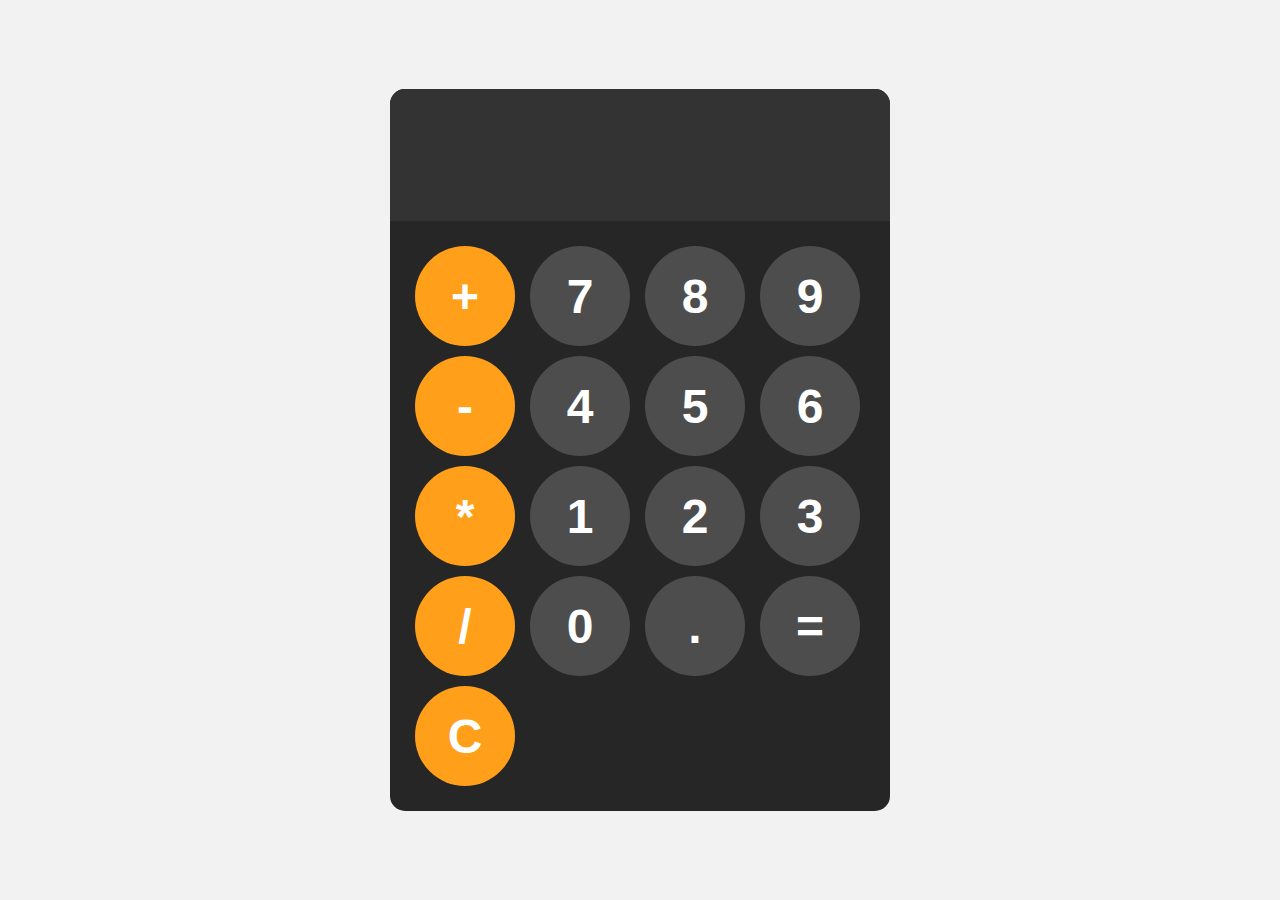
<file: JS-Apps/1. Calculator/index.html>
<!DOCTYPE html>
<html>
<head>
    <meta charset="UTF-8" />
    <title>Calculator</title>
    <link rel="stylesheet" href="style.css" />
</head>
<body>
    <div id="calculator">
        <input id="display" readonly/>
        <div id="keys">
            <button onclick="appendToDisplay('+')" class="operator-btn">+</button>
            <button onclick="appendToDisplay('7')">7</button>
            <button onclick="appendToDisplay('8')">8</button>
            <button onclick="appendToDisplay('9')">9</button>
            <button onclick="appendToDisplay('-')" class="operator-btn">-</button>
            <button onclick="appendToDisplay('4')">4</button>
            <button onclick="appendToDisplay('5')">5</button>
            <button onclick="appendToDisplay('6')">6</button>
            <button onclick="appendToDisplay('*')" class="operator-btn">*</button>
            <button onclick="appendToDisplay('1')">1</button>
            <button onclick="appendToDisplay('2')">2</button>
            <button onclick="appendToDisplay('3')">3</button>
            <button onclick="appendToDisplay('/')" class="operator-btn">/</button>
            <button onclick="appendToDisplay('0')">0</button>
            <button onclick="appendToDisplay('.')">.</button>
            <button onclick="calculate()">=</button>
            <button onclick="clearDisplay()" class="operator-btn">C</button>
        </div>
    </div>
    <script src="index.js"></script>
</body>
</html>
</file>
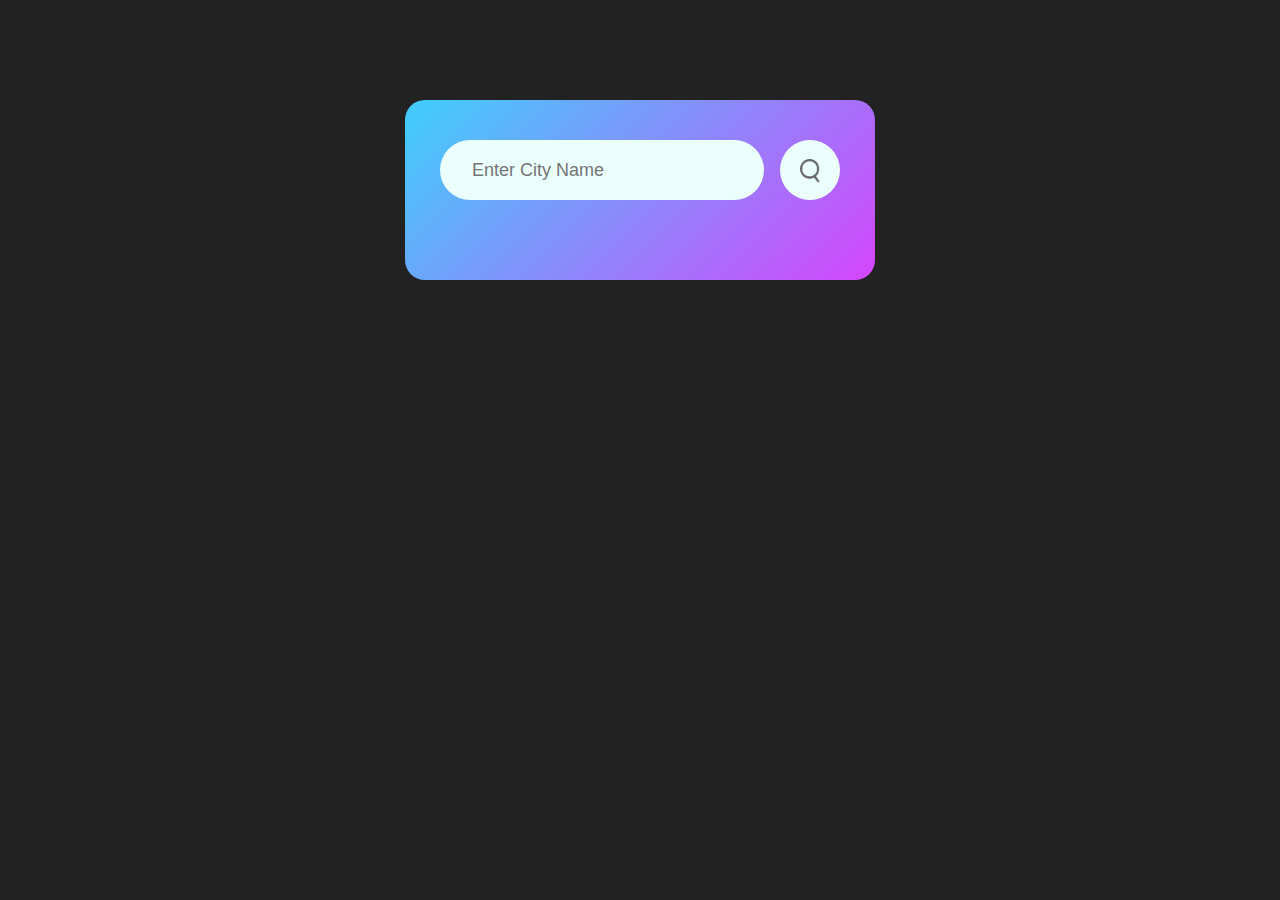
<file: JS-Apps/2. Weather App/index.html>
<!DOCTYPE html>
<html lang="en">
  <head>
    <meta charset="UTF-8" />
    <meta name="viewport" content="width=device-width, initial-scale=1.0" />
    <title>My Weather App</title>
    <link rel="stylesheet" href="style.css" />
  </head>
  <body>
    <div class="card">
      <div class="search">
        <input type="text" placeholder="Enter City Name" spellcheck="false" />
        <button><img src="img/search.png" alt="" /></button>
      </div>
      <div class="error">
        <p>Invalid city name</p>
      </div>
      <div class="weather">
        <img src="img/rain.png" class="weather-icon" />
        <h1 class="temp">20°C</h1>
        <h2 class="city">New Delhi</h2>
        <div class="details">
          <div class="col">
            <img src="img/humidity.png" />
            <div>
              <p class="humidity">50%</p>
              <p>Humidity</p>
            </div>
          </div>
          <div class="col">
            <img src="img/wind.png" />
            <div>
              <p class="wind">15 Km/hr</p>
              <p>Wind Speed</p>
            </div>
          </div>
        </div>
      </div>
    </div>
    <script src="script.js">
    </script>
  </body>
</html>
</file>
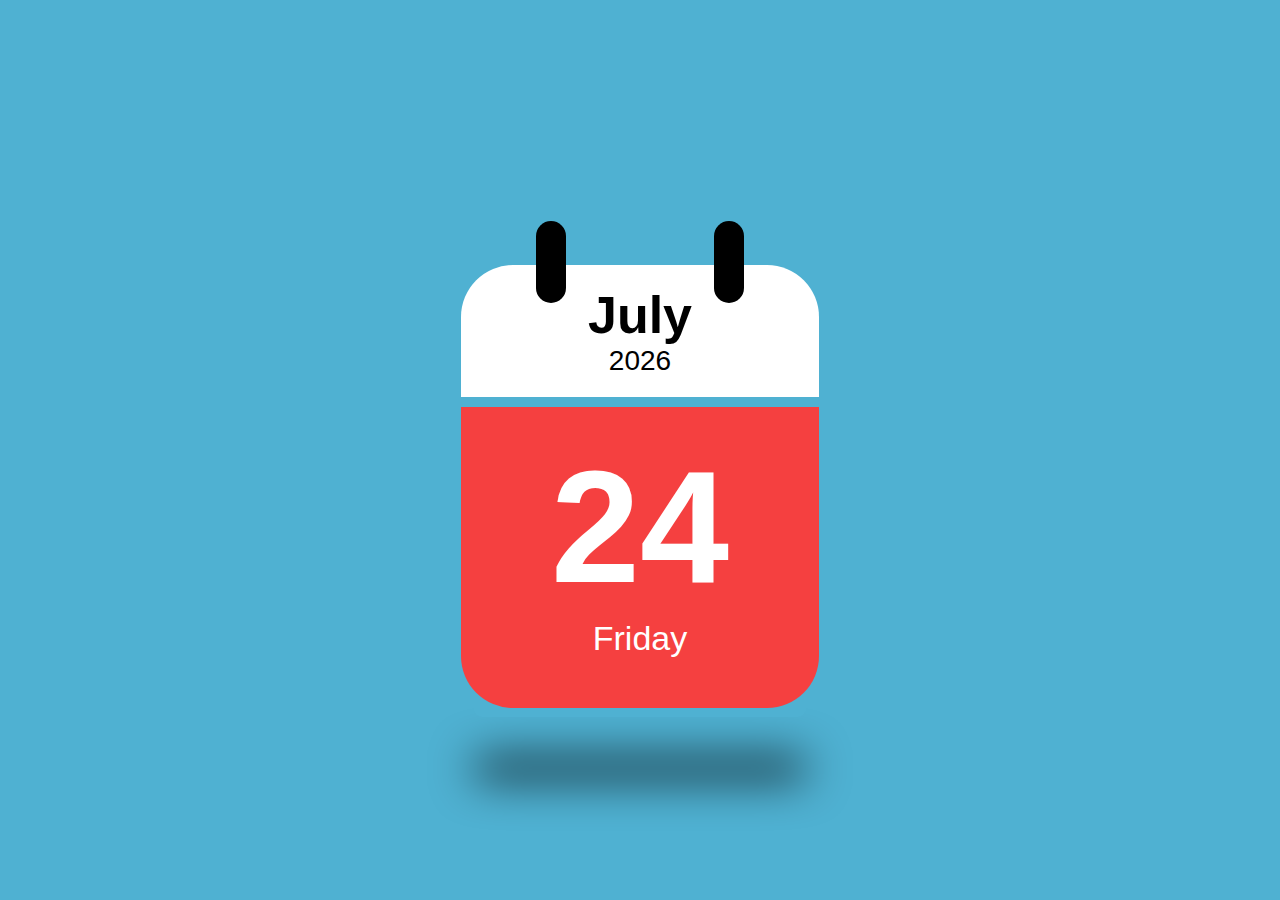
<file: JS-Apps/3. Calender minimal/index.html>
<!DOCTYPE html>
<html lang="en">
  <head>
    <meta charset="UTF-8" />
    <meta name="viewport" content="width=device-width, initial-scale=1.0" />
    <title>Calender Minimal</title>
    <link rel="stylesheet" href="style.css" />
  </head>
  <body>
    <!-- <div class="container">
      <div class="calender">
        <div class="left">
          <p class="date" id="date">01</p>
          <p class="day" id="day">Sunday</p>
        </div>
        <div class="right">
          <p class="month" id="month">January</p>
          <p class="year" id="year">2025</p>
        </div>
      </div>
    </div> -->
    <div class="container">
      <div class="calender">
        <div class="top-flex">
          <div class="top"></div>
          <div class="top"></div>
        </div>
        <div class="right">
          <p class="month" id="month">January <span></span></p>
          <p class="year" id="year">2025</p>
        </div>
        <div class="left">
          <p class="date" id="date">01</p>
          <p class="day" id="day">Sunday</p>
        </div>
        <div class="shadow"></div>
      </div>
    </div>
    <script src="script.js"></script>
  </body>
</html>
</file>
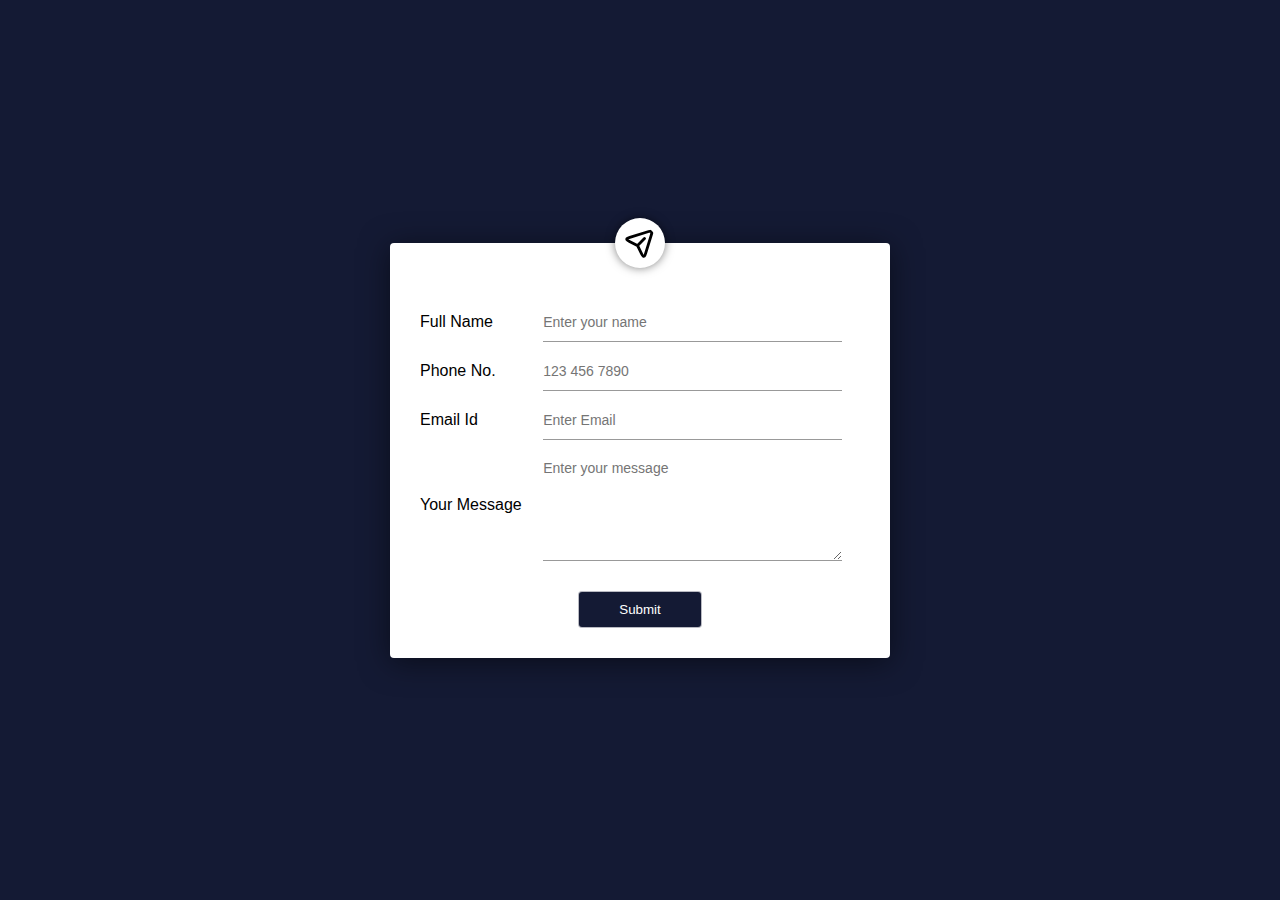
<file: JS-Apps/4. Form Validation (error in fontAwesome)/index.html>
<!DOCTYPE html>
<html>
  <head>
    <meta name="viewport" content="width=device-width, initial-scale=1.0" />
    <title>Form Validation - Easy Tutorials YouTube Channel</title>
    <link rel="stylesheet" href="style.css" />
    <script
      <script src="https://example.com/fontawesome/vVERSION/js/all.js" data-auto-replace-svg></script>
    </script>
  </head>
  <body>
    <div class="container">
      <form>
        <img class="paper-plane" src="plane.svg" alt="">
        <div class="input-group">
          <label>Full Name</label>
          <input
            type="text"
            placeholder="Enter your name"
            id="contact-name"
            onkeyup="validateName()"
          />
          <span id="name-error"></span>
        </div>

        <div class="input-group">
          <label>Phone No.</label>
          <input
            type="tel"
            placeholder="123 456 7890"
            id="contact-phone"
            onkeyup="validatePhone()"
          />
          <span id="phone-error"></span>
        </div>

        <div class="input-group">
          <label>Email Id</label>
          <input
            type="email"
            placeholder="Enter Email"
            id="contact-email"
            onkeyup="validateEmail()"
          />
          <span id="email-error"></span>
        </div>

        <div class="input-group">
          <label>Your Message</label>
          <textarea
            rows="5"
            placeholder="Enter your message"
            id="contact-message"
            onkeyup="validateMessage()"
          ></textarea>
          <span id="message-error"></span>
        </div>

        <button onclick="return validateForm()">Submit</button>
        <span id="submit-error"></span>
      </form>
    </div>

    <script src="script.js"></script>
  </body>
</html>
</file>
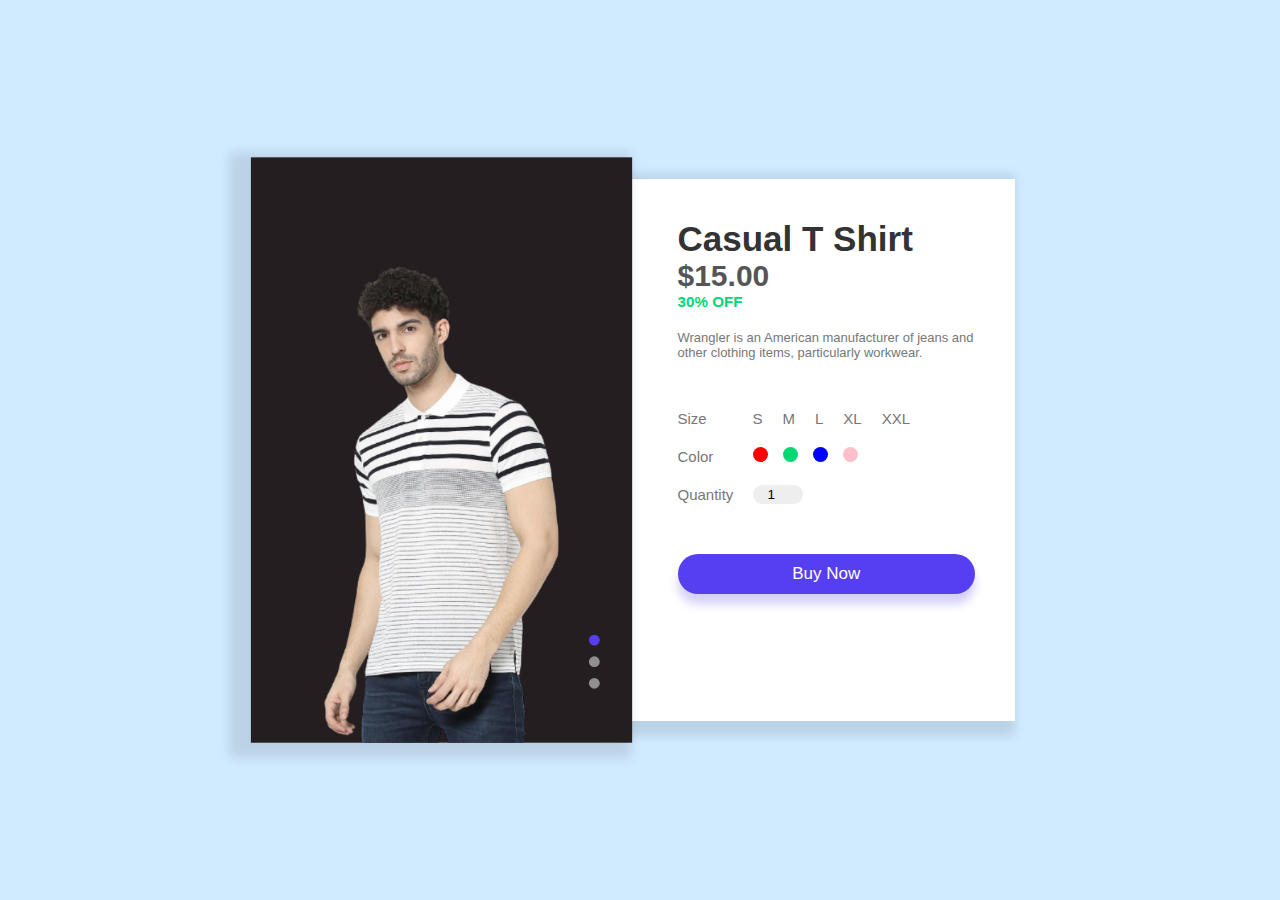
<file: JS-Apps/5. E-Commerce/index.html>
<!DOCTYPE html>
<html>
  <head>
    <meta name="viewport" content="width=device-width, initial-scale=1.0" />
    <title>Product Page Design - Easy Tutorials</title>
    <link rel="stylesheet" href="style.css" />
  </head>
  <body>
    <div class="container">
      <div class="product">
        <div class="gallery">
          <img src="images/image1.png" id="productImg" />
          <div class="controls">
            <span class="btn active"></span>
            <span class="btn"></span>
            <span class="btn"></span>
          </div>
        </div>
        <div class="details">
          <h1>Casual T Shirt</h1>
          <h2>$15.00</h2>
          <h3>30% OFF</h3>
          <p>
            Wrangler is an American manufacturer of jeans and other clothing
            items, particularly workwear.
          </p>
          <form>
            <div class="size-select">
              <p>Size</p>
              <label for="small">
                <input type="radio" name="size" id="small" />
                <span>S</span>
              </label>
              <label for="medium">
                <input type="radio" name="size" id="medium" />
                <span>M</span>
              </label>
              <label for="large">
                <input type="radio" name="size" id="large" />
                <span>L</span>
              </label>
              <label for="x-large">
                <input type="radio" name="size" id="x-large" />
                <span>XL</span>
              </label>
              <label for="xx-large">
                <input type="radio" name="size" id="xx-large" />
                <span>XXL</span>
              </label>
            </div>

            <div class="color-select">
              <p>Color</p>
              <label for="red">
                <input type="radio" name="color" id="red" />
                <span class="color-1"></span>
              </label>
              <label for="green">
                <input type="radio" name="color" id="green" />
                <span class="color-2"></span>
              </label>
              <label for="blue">
                <input type="radio" name="color" id="blue" />
                <span class="color-3"></span>
              </label>
              <label for="pink">
                <input type="radio" name="color" id="pink" />
                <span class="color-4"></span>
              </label>
            </div>

            <div class="quantity-select">
              <p>Quantity</p>
              <input type="number" value="1" />
            </div>
            <button>Buy Now</button>
          </form>
        </div>
      </div>
    </div>

    <script src="script.js"></script>
  </body>
</html>
</file>
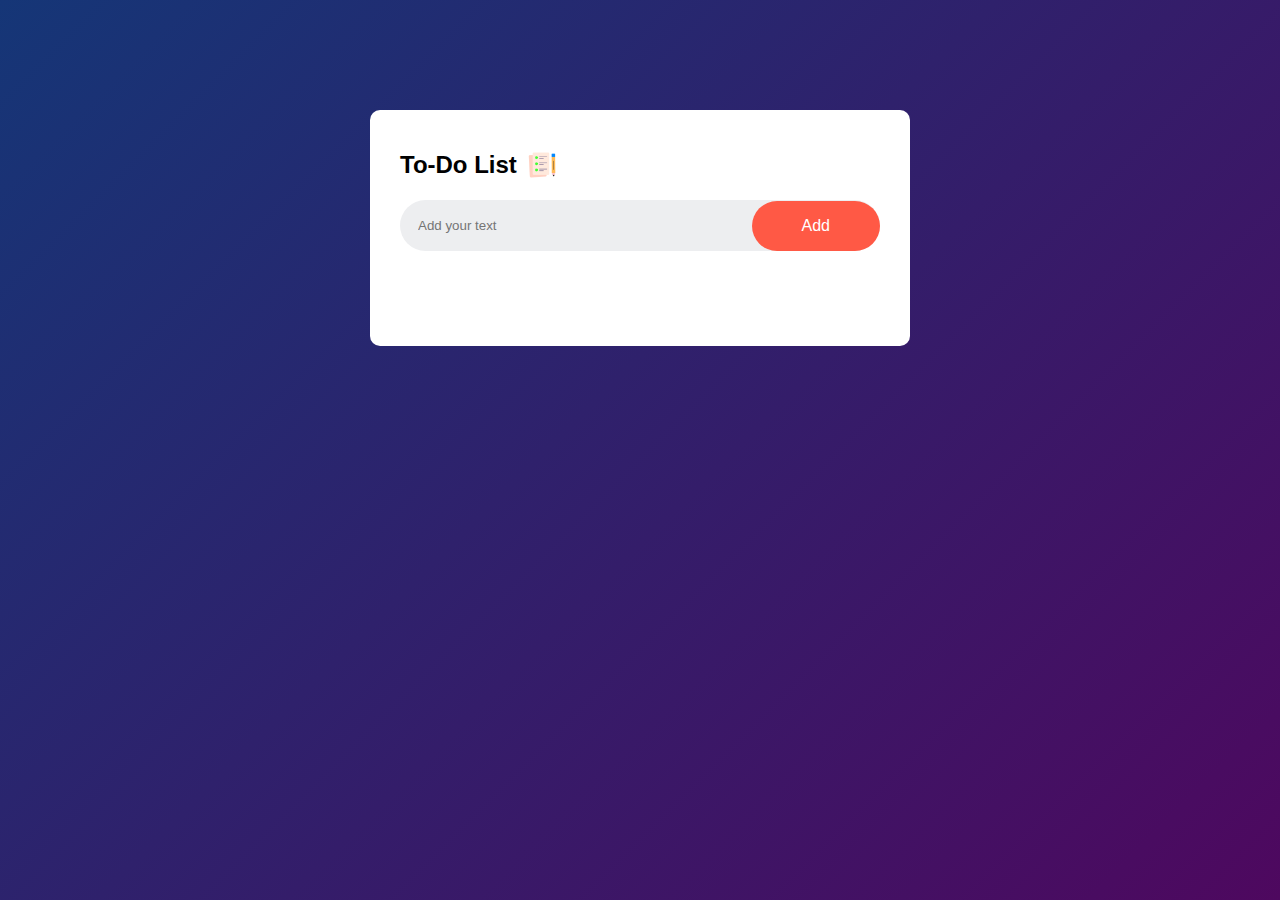
<file: JS-Apps/6. To-Do List/index.html>
<!DOCTYPE html>
<html lang="en">
  <head>
    <meta charset="UTF-8" />
    <meta name="viewport" content="width=device-width, initial-scale=1.0" />
    <title>To-Do Now</title>
    <link rel="stylesheet" href="style.css" />
  </head>
  <div class="container">
    <div class="todo-app">
      <h2>To-Do List <img src="images/icon.png" alt="" /></h2>
      <div class="row">
        <input type="text" id="input-box" placeholder="Add your text" />
        <button onclick="addTask()">Add</button>
      </div>
      <ul id="list-container">
        <!-- <li class="checked">Task 1</li>
        <li>Task 2</li>
        <li>Task 3</li> -->
      </ul>
    </div>
  </div>

  <script src="script.js"></script>
  <body></body>
</html>
</file>
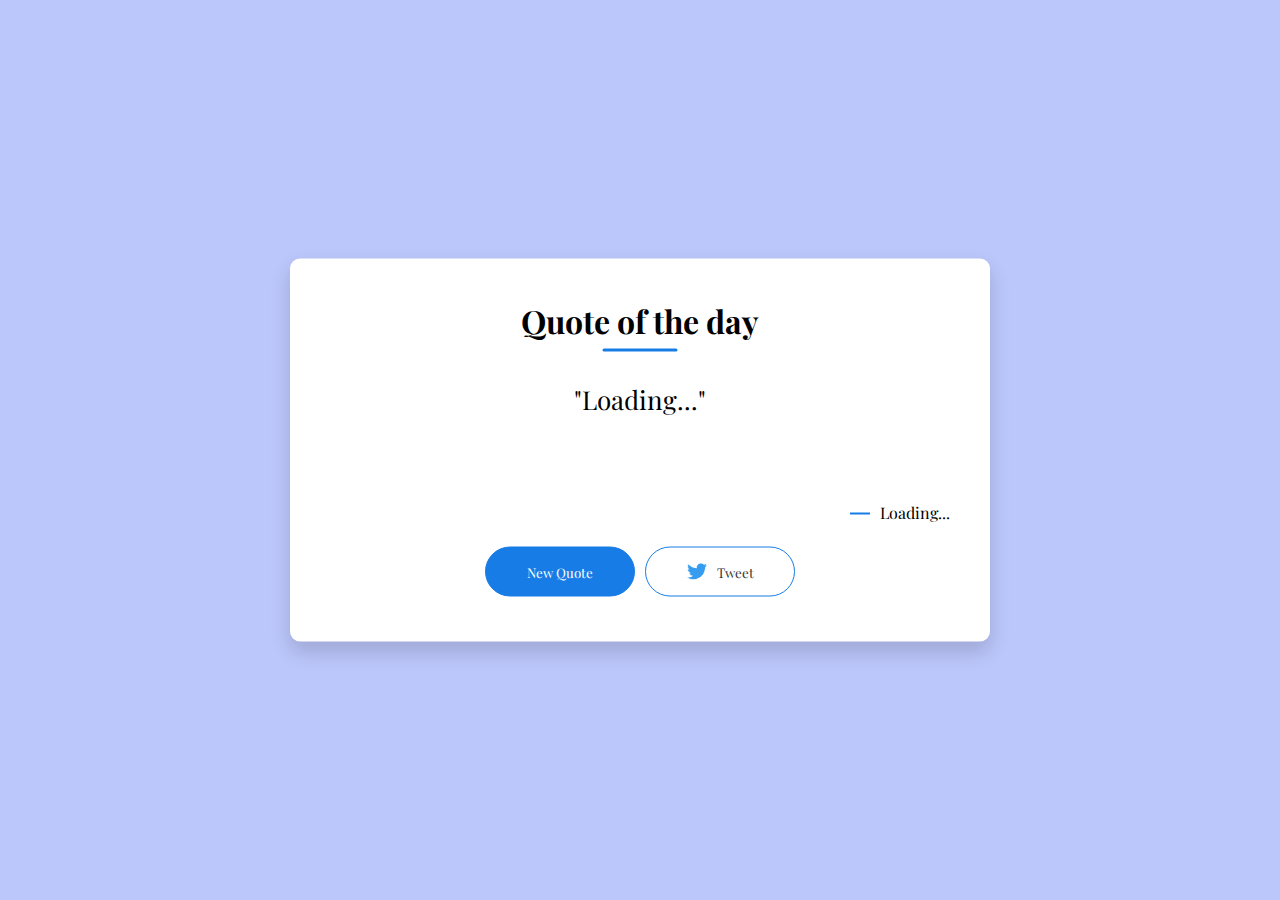
<file: JS-Apps/7. daily-quote/index.html>
<!DOCTYPE html>
<html>
  <head>
    <meta name="viewport" content="width=device-width, initial-scale=1.0" />
    <title>Quote of the day</title>
    <link rel="stylesheet" href="style.css" />
  </head>
  <body>
    <div class="quote-box">
      <h2>Quote of the day</h2>
      <blockquote id="quote">Loading...</blockquote>
      <span id="author">Loading...</span>
      <div>
        <button onclick="getquote(api_url)">New Quote</button>
        <button onclick="tweet()"><img src="twitter.png" />Tweet</button>
      </div>
    </div>
    <!-- 
<script>
const quote = document.getElementById("quote");
const author = document.getElementById("author");
const api_url = "https://api.quotable.io/random";

async function getquote(url){
    const response = await fetch(url);
    var data = await response.json();
    
    quote.innerHTML = data.content;
    author.innerHTML = data.author;
}

getquote(api_url);

function tweet(){
    window.open("https://twitter.com/intent/tweet?text=" + quote.innerHTML + "---- by " + author.innerHTML, "Tweet Window", "width=600, height=300");
}

</script> -->
    <script src="script.js"></script>
  </body>
</html>
</file>
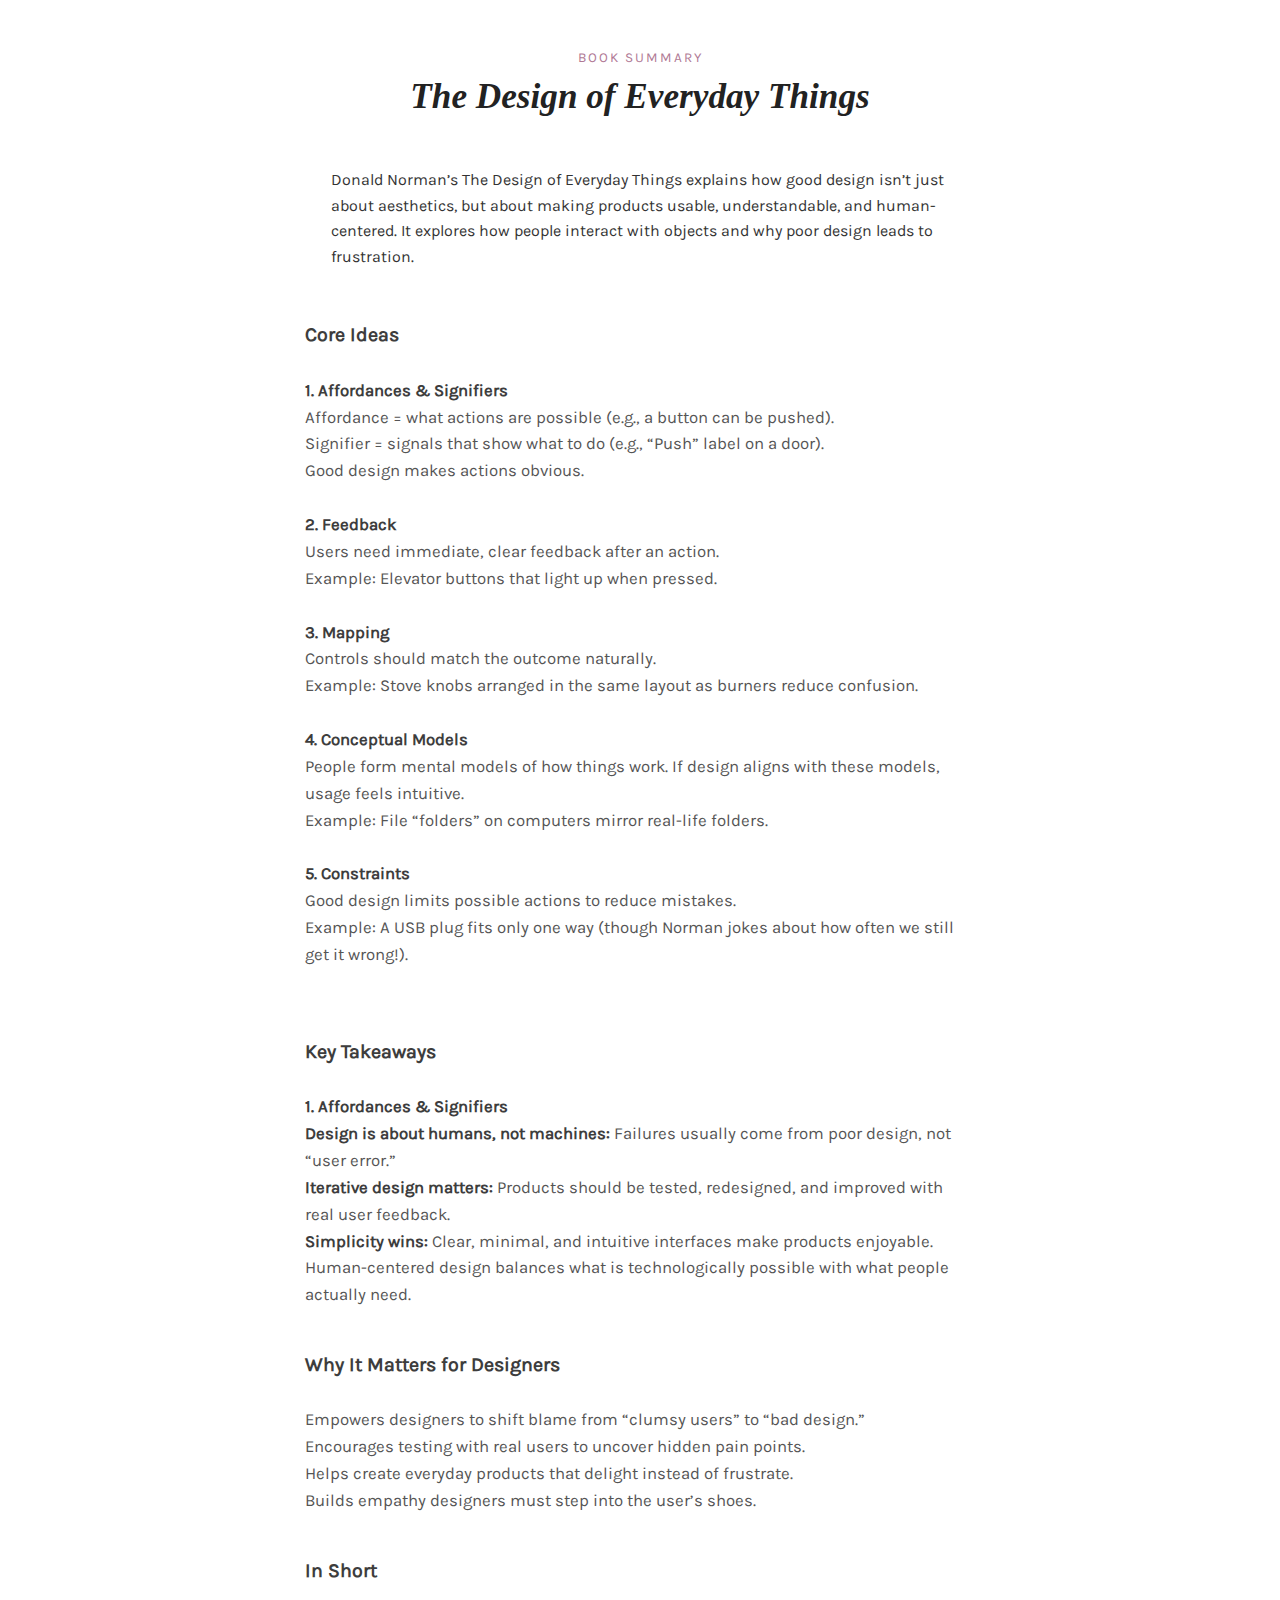
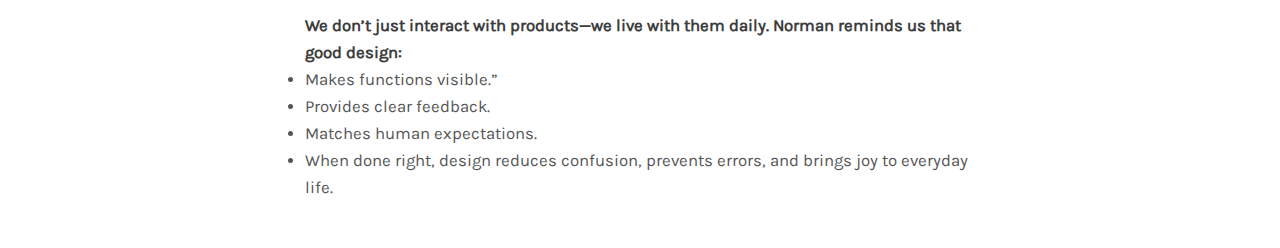
<file: DesignOfEverydayThings.html>
<!DOCTYPE html>
<html lang="en">
<head>
    <meta charset="UTF-8" />
    <meta name="viewport" content="width=device-width, initial-scale=1.0" />
    <title>The Design of Everyday Things</title>
    <link rel="stylesheet" href="Moodly-style.css" />
    <link rel="stylesheet" href="style.css" />
    <link rel="stylesheet" href="book.css" />
</head>
<body>
    <section class="context-section">
      <div class="context-label">Book Summary</div>
      <h2 class="context-title" style="padding-bottom: 30px;">
        The Design of Everyday Things
      </h2>
      <div class="sub-head">
        Donald Norman’s The Design of Everyday Things explains how good design isn’t just about aesthetics, but about making products usable, understandable, and human-centered. It explores how people interact with objects and why poor design leads to frustration.
      </div>
      <p >
            <div class="context-description ">

                <div class="section">
                    <h3  class="bold-text1">Core Ideas</h3> <br>

                    <span class="bold-text1" >1. Affordances & Signifiers</span> <br>
                    Affordance = what actions are possible (e.g., a button can be pushed). <br>
                    Signifier = signals that show what to do (e.g., “Push” label on a door).<br>
                    Good design makes actions obvious.<br>
                    <br>

                    <span class="bold-text1" >2. Feedback</span> <br>
                    Users need immediate, clear feedback after an action. <br>
                    Example: Elevator buttons that light up when pressed.<br>
                    <br>

                    <span class="bold-text1" >3. Mapping</span> <br>
                    Controls should match the outcome naturally. <br>
                    Example: Stove knobs arranged in the same layout as burners reduce confusion.<br>
                    <br>

                    <span class="bold-text1" >4. Conceptual Models</span> <br>
                    People form mental models of how things work. If design aligns with these models, usage feels intuitive.<br>
                    Example: File “folders” on computers mirror real-life folders.<br>
                    <br>

                    <span class="bold-text1" >5. Constraints</span> <br>
                    Good design limits possible actions to reduce mistakes. <br>
                    Example: A USB plug fits only one way (though Norman jokes about how often we still get it wrong!).<br>
                    <br>
                </div>

                <div class="section">
                    <h3  class="bold-text1">Key Takeaways</h3> <br>

                    <span class="bold-text1" >1. Affordances & Signifiers</span> <br>
                    <span class="bold-text1" >Design is about humans, not machines:</span>
                        Failures usually come from poor design, not “user error.”<br>
                        <span class="bold-text1" >Iterative design matters:</span>
                         Products should be tested, redesigned, and improved with real user feedback.<br>
                        <span class="bold-text1" >Simplicity wins:</span>
                         Clear, minimal, and intuitive interfaces make products enjoyable.<br>
                        Human-centered design balances what is technologically possible with what people actually need.
                    <br>
                </div>

                <div class="section">
                    <h3  class="bold-text1">Why It Matters for Designers</h3> <br>
                        Empowers designers to shift blame from “clumsy users” to “bad design.”<br>
                        Encourages testing with real users to uncover hidden pain points.<br>
                        Helps create everyday products that delight instead of frustrate.<br>
                        Builds empathy designers must step into the user’s shoes.
                    <br>
                </div>

                 <div class="section">
                    <h3  class="bold-text1">In Short</h3> <br>
                        <span class="bold-text1" >We don’t just interact with products—we live with them daily.
                            Norman reminds us that good design:</span> <br>
                        <ul>
                            <li>Makes functions visible.”<br></li>
                            <li>Provides clear feedback.<br></li>
                            <li>Matches human expectations.<br></li>
                            <li>When done right, design reduces confusion, prevents errors, and brings joy to everyday life.<br></li>       
                        </ul>
                    <br>
                </div>
                

            </div>
      </p>
</body>
</html>
</file>
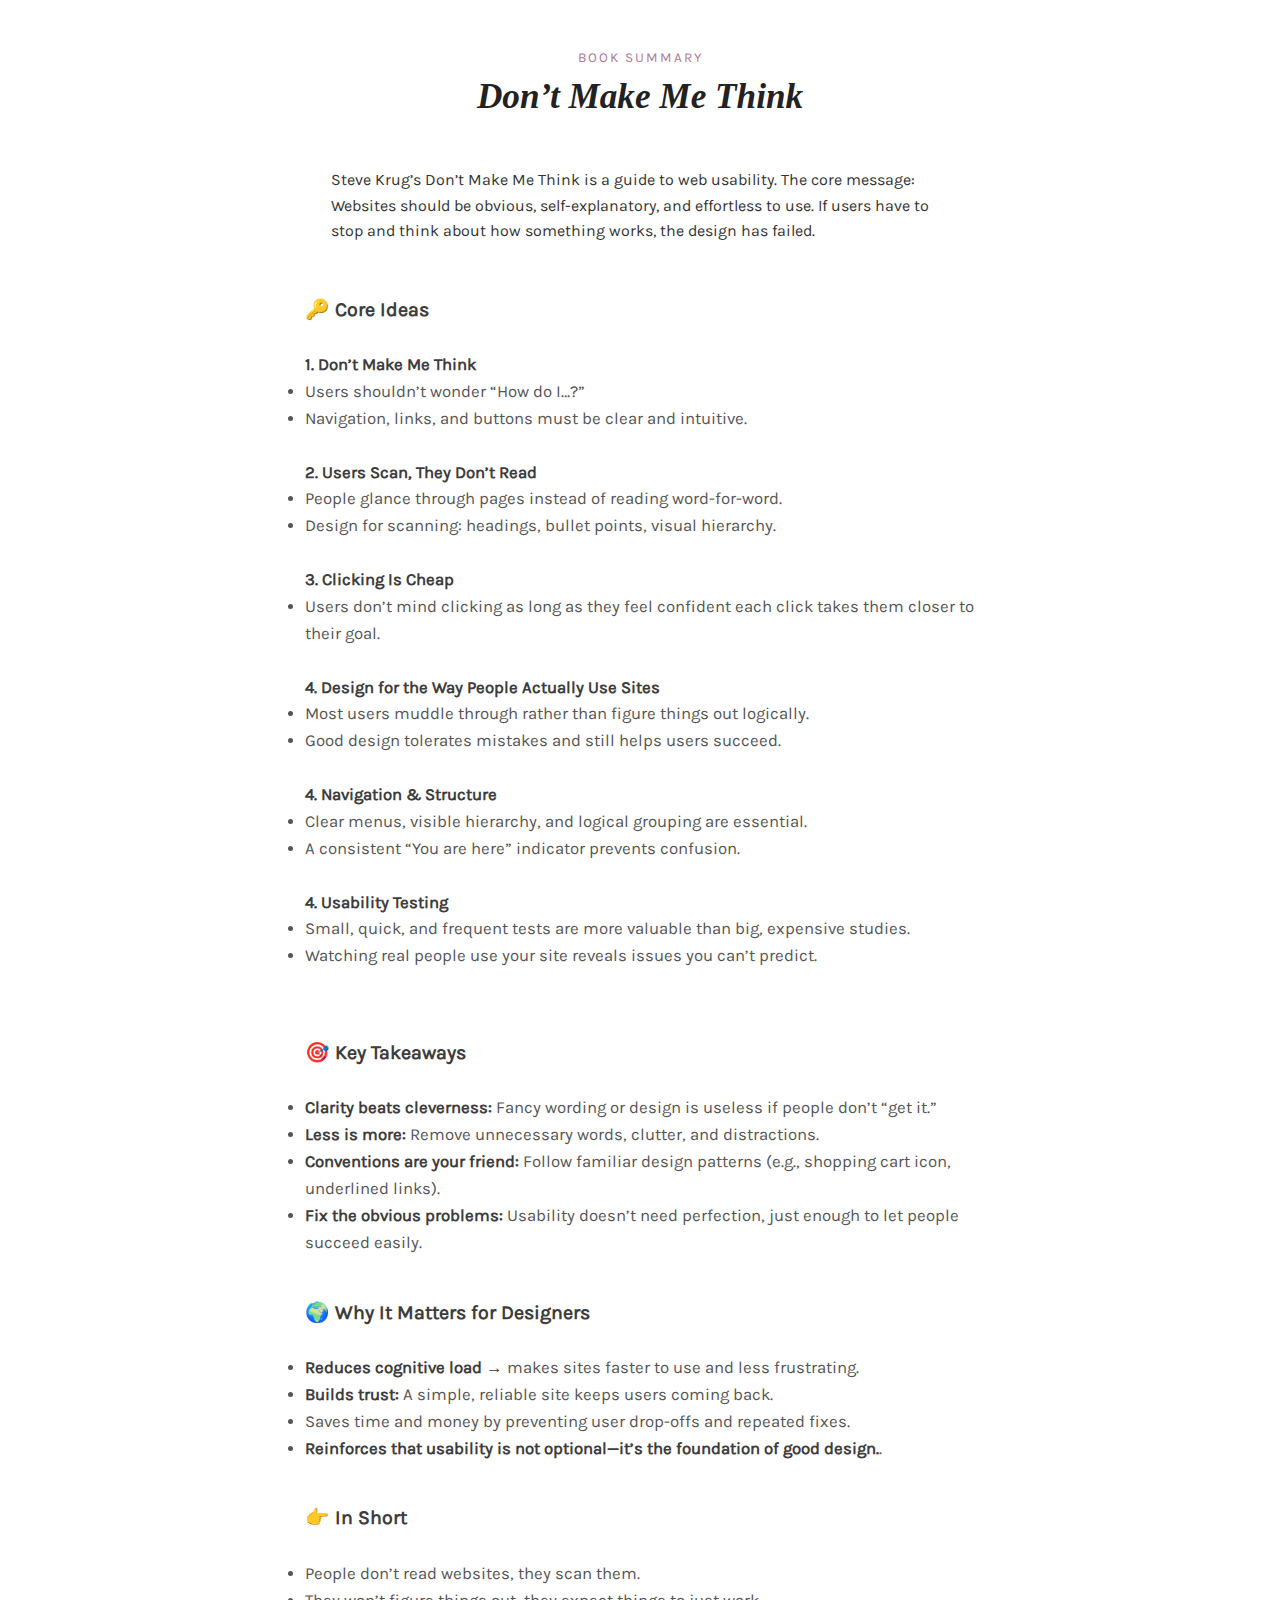
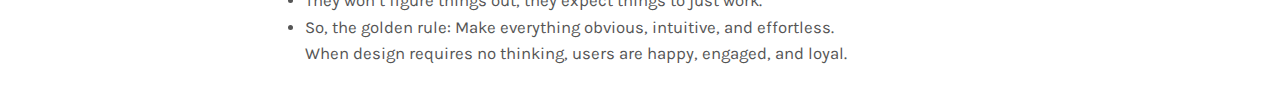
<file: DontMakeMeThink.html>
<!DOCTYPE html>
<html lang="en">
<head>
    <meta charset="UTF-8" />
    <meta name="viewport" content="width=device-width, initial-scale=1.0" />
    <title>Don't Make Me Think </title>
    <link rel="stylesheet" href="Moodly-style.css" />
    <link rel="stylesheet" href="style.css" />
    <link rel="stylesheet" href="book.css" />
</head>
<body>
    <section class="context-section">
      <div class="context-label">Book Summary</div>
      <h2 class="context-title" style="padding-bottom: 30px;">
        Don’t Make Me Think
      </h2>
      <div class="sub-head">
        Steve Krug’s Don’t Make Me Think is a guide to web usability. The core message: Websites should be obvious, self-explanatory, and effortless to use. If users have to stop and think about how something works, the design has failed.
      </div>
      <p >
            <div class="context-description ">

                <div class="section">
                    <h3  class="bold-text1">🔑 Core Ideas</h3> <br>

                    <span class="bold-text1" >1. Don’t Make Me Think</span>
                        <ul>
                            <li>Users shouldn’t wonder “How do I…?”<br></li>
                            <li>Navigation, links, and buttons must be clear and intuitive.<br></li>
                        </ul>
                    <br>

                    <span class="bold-text1" >2. Users Scan, They Don’t Read</span>
                        <ul>
                            <li>People glance through pages instead of reading word-for-word.<br></li>
                            <li>Design for scanning: headings, bullet points, visual hierarchy.<br></li>
                        </ul>
                    <br>

                    <span class="bold-text1" >3. Clicking Is Cheap</span>
                        <ul>
                            <li>Users don’t mind clicking as long as they feel confident each click takes them closer to their goal.<br></li>
                        </ul>
                    <br>

                    <span class="bold-text1" >4. Design for the Way People Actually Use Sites</span>
                        <ul>
                            <li>Most users muddle through rather than figure things out logically.<br></li>
                            <li>Good design tolerates mistakes and still helps users succeed.<br></li>
                        </ul>
                    <br>

                    <span class="bold-text1" >4. Navigation & Structure</span>
                        <ul>
                            <li>Clear menus, visible hierarchy, and logical grouping are essential.<br></li>
                            <li>A consistent “You are here” indicator prevents confusion.<br></li>
                        </ul>
                    <br>

                    <span class="bold-text1" >4. Usability Testing</span>
                        <ul>
                            <li>Small, quick, and frequent tests are more valuable than big, expensive studies.<br></li>
                            <li>Watching real people use your site reveals issues you can’t predict.<br></li>
                        </ul>
                    <br>
                   
                </div>

                <div class="section">
                    <h3  class="bold-text1">🎯 Key Takeaways</h3> <br>
                    <ul>
                         
                        <li><span class="bold-text1" >Clarity beats cleverness:</span> Fancy wording or design is useless if people don’t “get it.”<br></li>
                        <li><span class="bold-text1" >Less is more:</span> Remove unnecessary words, clutter, and distractions.<br></li>
                        <li><span class="bold-text1" >Conventions are your friend:</span> Follow familiar design patterns (e.g., shopping cart icon, underlined links).<br></li>
                        <li><span class="bold-text1" >Fix the obvious problems:</span> Usability doesn’t need perfection, just enough to let people succeed easily.<br></li>

                    </ul>
                </div>

                <div class="section">
                    <h3  class="bold-text1">🌍 Why It Matters for Designers</h3> <br>
                    <ul>
                         
                        <li><span class="bold-text1" >Reduces cognitive load →</span> makes sites faster to use and less frustrating.<br></li>
                        <li><span class="bold-text1" >Builds trust:</span> A simple, reliable site keeps users coming back.<br></li>
                        <li>Saves time and money by preventing user drop-offs and repeated fixes.<br></li>
                        <li><span class="bold-text1" >Reinforces that usability is not optional—it’s the foundation of good design.</span>.<br></li>

                    </ul>
                </div>

                <div class="section">
                    <h3  class="bold-text1">👉 In Short</h3> <br>
                    <ul>
                         
                        <li>People don’t read websites, they scan them.<br></li>
                        <li>They won’t figure things out, they expect things to just work.<br></li>
                        <li>So, the golden rule: Make everything obvious, intuitive, and effortless.<br></li>
                        When design requires no thinking, users are happy, engaged, and loyal.
                       

                    </ul>
                </div>
               
                

            </div>
      </p>
</body>
</html>
</file>
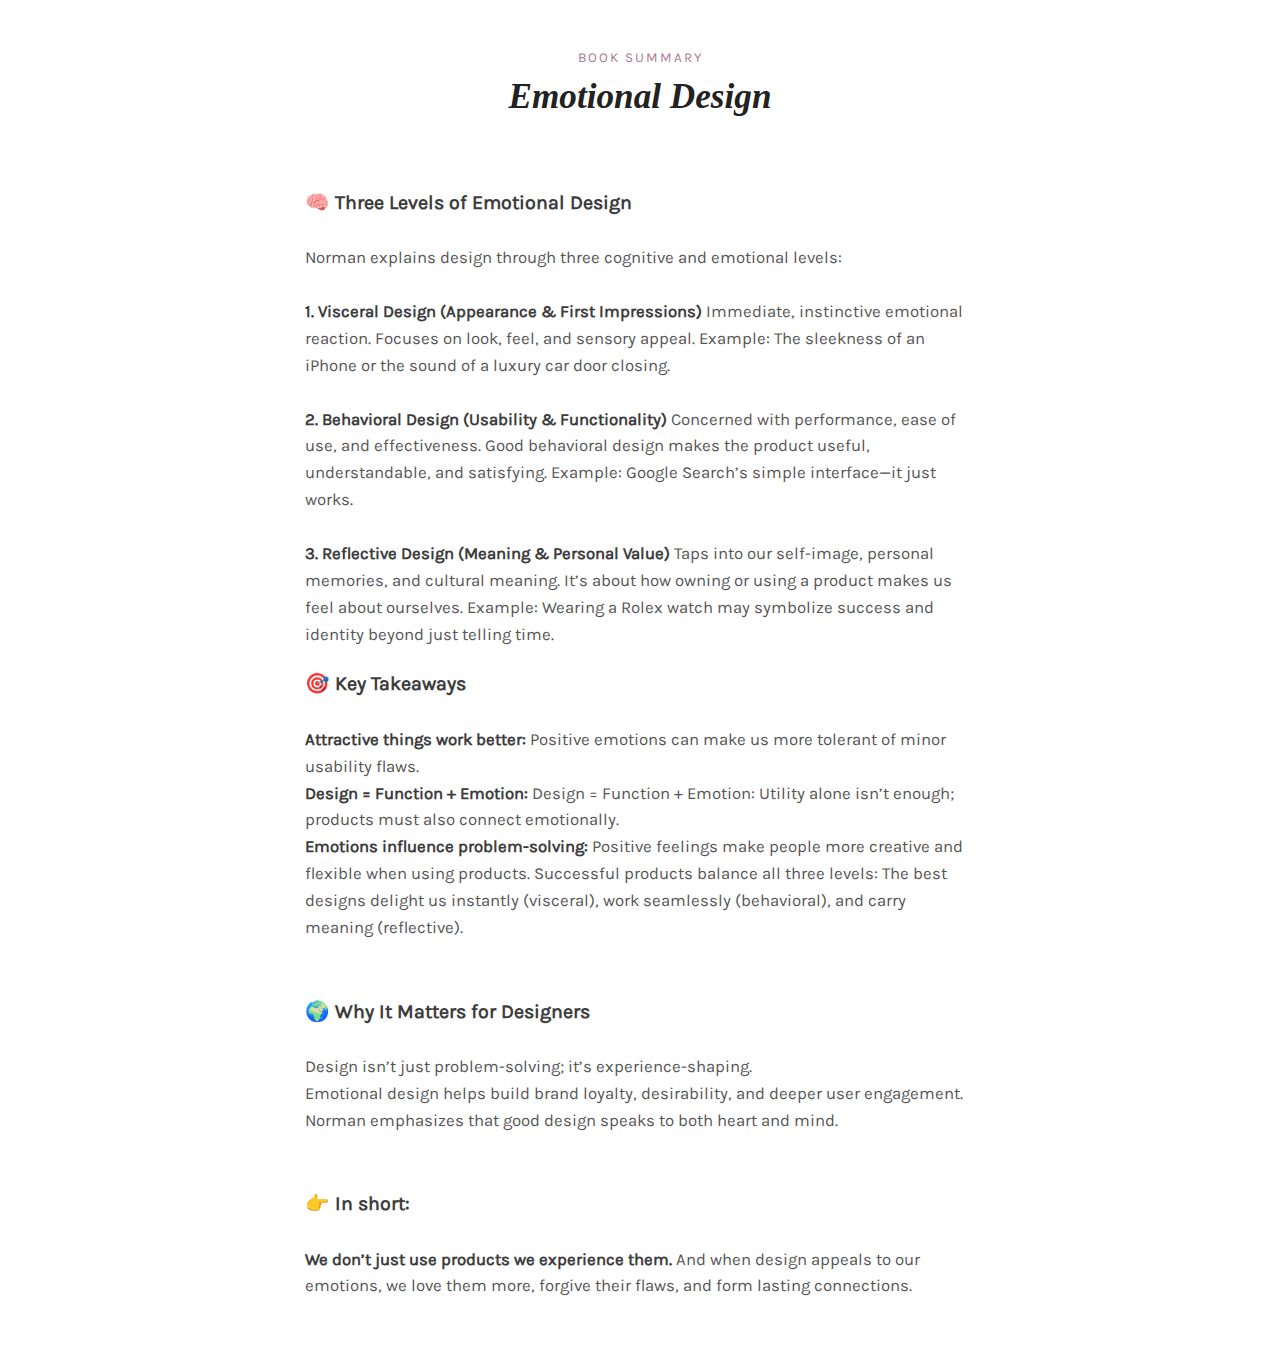
<file: emotional-design.html>
<!DOCTYPE html>
<html lang="en">
<head>
    <meta charset="UTF-8" />
    <meta name="viewport" content="width=device-width, initial-scale=1.0" />
    <title>Emotional Design</title>
    <link rel="stylesheet" href="Moodly-style.css" />
    <link rel="stylesheet" href="style.css" />
    <link rel="stylesheet" href="book.css" />
</head>
<body>
    <section class="context-section">
      <div class="context-label">Book Summary</div>
      <h2 class="context-title" style="padding-bottom: 30px;">
        Emotional Design
      </h2>
      <p >
            <div class="context-description ">
                <div class="section">
                    <h3  class="bold-text1">🧠 Three Levels of Emotional Design</h3> <br>

            Norman explains design through three cognitive and emotional levels:
            <br>
            <br>

            <span class="bold-text1" > 1. Visceral Design (Appearance & First Impressions)</span>

            Immediate, instinctive emotional reaction.

            Focuses on look, feel, and sensory appeal.

            Example: The sleekness of an iPhone or the sound of a luxury car door closing. <br>
            <br>

            <span class="bold-text1" > 2. Behavioral Design (Usability & Functionality)</span>

            

            Concerned with performance, ease of use, and effectiveness.

            Good behavioral design makes the product useful, understandable, and satisfying.

            Example: Google Search’s simple interface—it just works. <br>
            <br>

            <span class="bold-text1" >3. Reflective Design (Meaning & Personal Value)</span>


            

            Taps into our self-image, personal memories, and cultural meaning.

            It’s about how owning or using a product makes us feel about ourselves.

            Example: Wearing a Rolex watch may symbolize success and identity beyond just telling time.



                </div>
            
             <h3  class="bold-text1">🎯 Key Takeaways</h3> <br>

            
            <span class="bold-text1" > Attractive things work better:</span>

                 Positive emotions can make us more tolerant of minor usability flaws. <br>

                 <span class="bold-text1" > Design = Function + Emotion:</span>
                Design = Function + Emotion: Utility alone isn’t enough; products must also connect emotionally.
                <br>
                 <span class="bold-text1" >Emotions influence problem-solving:</span>

                 Positive feelings make people more creative and flexible when using products.

                Successful products balance all three levels: The best designs delight us instantly (visceral), work seamlessly (behavioral), and carry meaning (reflective).
                <br>
                <br>
                <br>

             <h3  class="bold-text1">🌍 Why It Matters for Designers</h3> <br>

                Design isn’t just problem-solving; it’s experience-shaping. <br>

                Emotional design helps build brand loyalty, desirability, and deeper user engagement. <br>

                Norman emphasizes that good design speaks to both heart and mind.
                <br>
                <br>
                <br>


                <h3  class="bold-text1">👉 In short:</h3> <br>
             <span class="bold-text1" > We don’t just use products we experience them.</span>

                And when design appeals to our emotions, we love them more, forgive their flaws, and form lasting connections.
                <br>
                <br>
                <br>



                


            </div>
      </p>
</body>
</html>
</file>
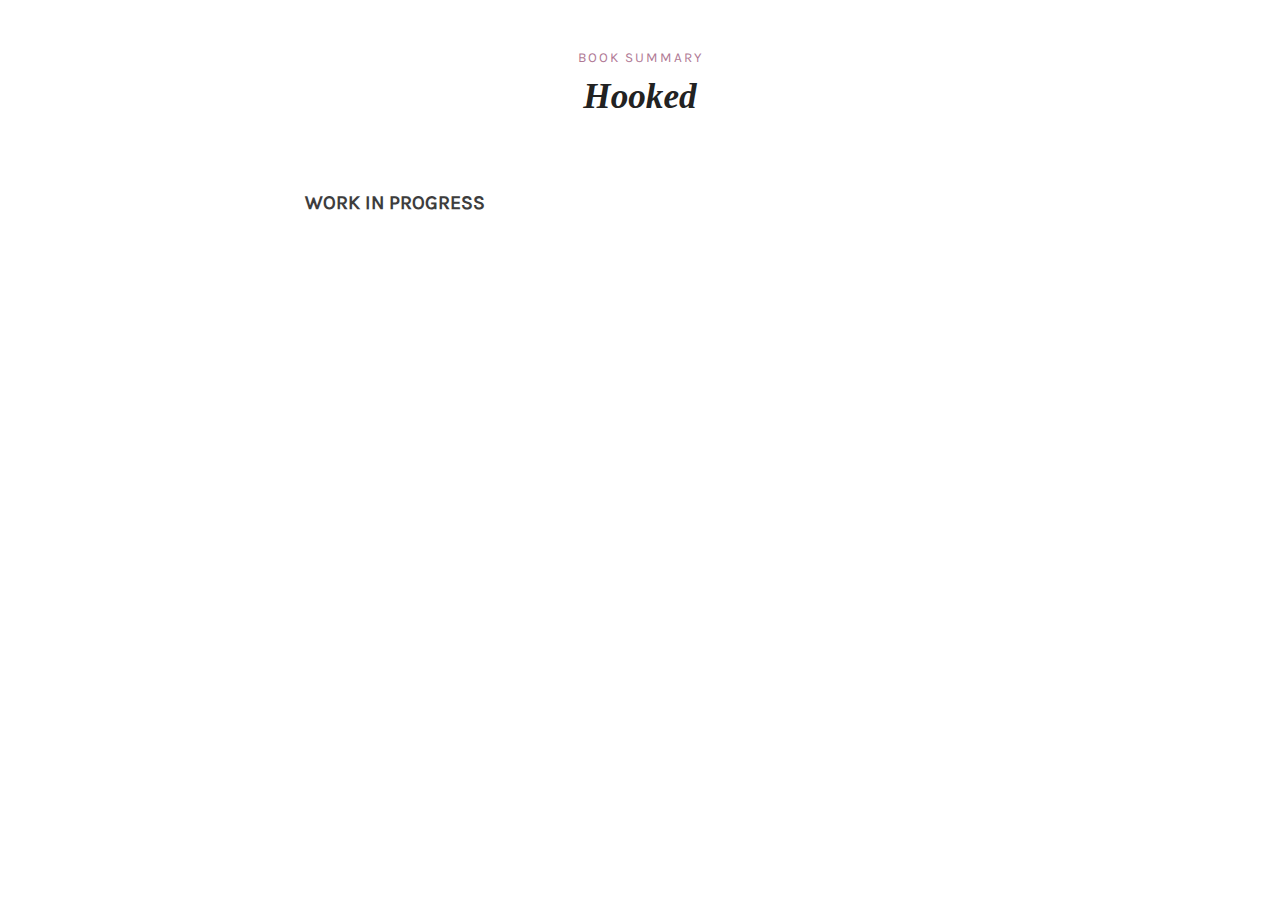
<file: Hooked.html>
<!DOCTYPE html>
<html lang="en">
<head>
    <meta charset="UTF-8" />
    <meta name="viewport" content="width=device-width, initial-scale=1.0" />
    <title>Hero Section</title>
    <link rel="stylesheet" href="Moodly-style.css" />
    <link rel="stylesheet" href="style.css" />
    <link rel="stylesheet" href="book.css" />
</head>
<body>
    <section class="context-section">
      <div class="context-label">Book Summary</div>
      <h2 class="context-title" style="padding-bottom: 30px;">
        Hooked
      </h2>
      <p >
            <div class="context-description ">
                <div class="section">
                    <h3  class="bold-text1">WORK IN PROGRESS</h3> <br> </div>

            </div>
      </p>
</body>
</html>
</file>
<file: JS-Apps/1. Calculator/style.css>
body{
    margin: 0;
    display: flex;
    justify-content: center;
    align-items: center;
    height: 100vh;
    background-color: hsl(0, 0%, 95%);
}

#calculator{
    font-family: Arial, Helvetica, sans-serif;
    background-color: hsl(0, 0%, 15%);
    border-radius: 15px;
    max-width: 500px;
    overflow: hidden;
}

#display{
    width: 100%;
    padding: 20px;
    font-size: 5rem;
    text-align: left;
    border: none;
    background-color: hsl(0, 0%, 20%);
    color: white;
}

#keys{
    display: grid;
    grid-template-columns: repeat(4, 1fr);
    gap: 10px;
    padding: 25px;

}
button{
    width: 100px;
    height: 100px;
    border-radius: 50px;
    border: none;
    background-color: hsl(0, 0%, 30%);
    color: white;
    font-size: 3rem;
    font-weight: bold;
    cursor: pointer;

}

button:hover{
    background-color: hsl(0, 0%, 40%);
}

button:active{
    background-color: hsl(0, 0%, 50%);
}

.operator-btn{
    background-color: hsl(35, 100%, 55%);
}
.operator-btn:hover{
    background-color: hsl(35, 100%, 65%);
}
.operator-btn:active{
    background-color: hsl(35, 100%, 75%);
}
</file>
<file: JS-Apps/2. Weather App/style.css>
* {
  margin: 0;
  padding: 0;
  font-family: Arial, Helvetica, sans-serif;
  box-sizing: border-box;
}

body {
  background-color: #222;
}

.card {
  width: 90%;
  max-width: 470px;
  background: linear-gradient(135deg, #3FCFFB, #D546FC);
  color: #fff;
  margin: 100px auto;
  border-radius: 20px;
  padding: 40px 35px;
  text-align: center;

  max-height: 180px; /* Only fits search bar */
  overflow: hidden;
  transition: max-height 1s ease;
}

.card.expand {
  max-height: 650px; /* Adjust based on actual content */
}

.search {
  width: 100%;
  display: flex;
  align-items: center;
  justify-content: space-between;
}

.search input {
  border: 0;
  outline: 0;
  background: #ebfffc;
  color: #555;
  padding: 10px 32px;
  height: 60px;
  border-radius: 30px;
  flex: 1;
  margin-right: 16px;
  font-size: 18px;
}

.search button {
  border: 0;
  outline: 0;
  background: #ebfffc;
  border-radius: 50%;
  width: 60px;
  height: 60px;
  cursor: pointer;
}

.search button img {
  width: 20px;
    padding-top: 5px;
}

.error{
  text-align: left;
    margin-left: 32px;
    font-size: 15px;
    margin-top: 8px;
    display: none;
}

.weather-icon {
  width: 170px;
  margin-top: 30px;
}

.weather h1 {
  font-size: 80px;
  font-weight: 600;
}

.weather h2 {
  font-size: 45px;
  font-weight: 400;
  margin-top: -10px;
}

.details {
  display: flex;
  align-items: center;
  justify-content: space-between;
  padding: 0 20px;
  margin-top: 50px;
}

.col {
  display: flex;
  align-items: center;
  text-align: left;
}

.col img {
  width: 40px;
  margin-right: 15px;
}

.humidity,
.wind {
  font-size: 22px;
  margin-top: -6px;
}

.weather {
  opacity: 0;
  transform: translateY(20px);
  pointer-events: none;
  transition: opacity 2s ease, transform 1.5s ease;
}

.weather.show {
  opacity: 1;
  transform: translateY(0);
  pointer-events: auto;
}
</file>
<file: JS-Apps/3. Calender minimal/style.css>
* {
  margin: 0;
  padding: 0;
  font-family: Verdana, Geneva, Tahoma, sans-serif;
  box-sizing: border-box;
}

/* .container {
  width: 100%;
  background-color: #202020;
  height: 100vh;
  display: flex;
  align-items: center;
  justify-content: center;
}

.calender {
  display: flex;
  align-items: center;
  justify-content: space-around;
}

.left {
  text-align: center;
  background-color: #f54040;
  padding: 52px 52px 52px 72px;
  color: white;
  border-radius: 114px 12px 12px 114px;
}

.right {
  padding: 52px 82px 52px 52px;
  text-align: center;
  background-color: #fff;
  border-radius: 0 112px 112px 0;
}

.date {
  font-size: 70px;
  font-weight: 600;
}
.day {
  font-size: 24px;
}

.month {
  font-size: 32px;
}
.year {
  font-size: 46px;
  font-weight: 600;
} */

.container {
  width: 100%;
  background-color: #4fb1d2;
  height: 100vh;
  display: flex;
  align-items: center;
  justify-content: center;
}

.calender {
  display: inline-grid;
  align-items: center;
  justify-content: space-around;
}

.top-flex {
  display: flex;
  justify-content: space-around;
  justify-content: space-around;
}

.top {
  background-color: black;
  position: relative;
  top: 38px;
  width: 30px;
  height: 82px;
  z-index: 3;
  border-radius: 20px;
}

.left {
  text-align: center;
  background-color: #f54040;
  padding: 28px 90px 50px;
  color: white;
  border-radius: 0 0 52px 52px;
  margin-top: 10px;
}

.right {
  border-radius: 52px 52px 0 0;
  text-align: center;
  background-color: #fff;
  padding: 20px;
}

.date {
  font-size: 160px;
  font-weight: 600;
}
.day {
  font-size: 34px;
}

.month {
  font-size: 52px;
  font-weight: 600;
}
.year {
  font-size: 28px;
}

.shadow {
  width: 93%;
  background-color: #00000000;
  height: 18px;
  border-radius: 30px;
  margin: auto;
  margin-top: -9px;
  box-shadow: 0px 60px 45px black;
}
</file>
<file: JS-Apps/4. Form Validation (error in fontAwesome)/style.css>
* {
  margin: 0;
  padding: 0;
  box-sizing: border-box;
  font-family: "Poppins", sans-serif;
}
.container {
  width: 100%;
  height: 100vh;
  background: #141a34;
  display: flex;
  align-items: center;
  justify-content: center;
}
.container form {
  width: 90%;
  max-width: 500px;
  padding: 50px 30px 20px;
  background: #fff;
  border-radius: 4px;
  box-shadow: 0 4px 30px rgba(0, 0, 0, 0.5);
  position: relative;
}
.paper-plane {
  position: absolute;
  top: 0;
  left: 50%;
  transform: translate(-50%, -50%);
  background: #fff;
  padding: 8px;
  border-radius: 50%;
  box-shadow: 0 0 10px rgba(0, 0, 0, 0.5);
  width: 50px;
}

.input-group {
  width: 100%;
  display: flex;
  align-items: center;
  margin: 10px 0;
  position: relative;
}
.input-group label {
  flex-basis: 28%;
}
.input-group input,
.input-group textarea {
  flex-basis: 68%;
  background: transparent;
  border: 0;
  outline: 0;
  padding: 10px 0;
  border-bottom: 1px solid #999;
  color: #333;
  font-size: 16px;
}
::placeholder {
  font-size: 14px;
}

form button {
  background: #141a34;
  color: #fff;
  border-radius: 4px;
  border: 1px solid rgba(255, 255, 255, 0.7);
  padding: 10px 40px;
  outline: 0;
  cursor: pointer;
  display: block;
  margin: 30px auto 10px;
}
.input-group span {
  position: absolute;
  bottom: 12px;
  right: 17px;
  font-size: 14px;
  color: red;
}
#submit-error {
  color: red;
}
.input-group span img {
  width: 20px;
  position: relative;
  top: 6px;
}
</file>
<file: JS-Apps/5. E-Commerce/style.css>
*{
    margin: 0;
    padding: 0;
    font-family: 'Poppins', sans-serif;
    box-sizing: border-box;
}
.container{
    width: 100%;
    min-height: 100vh;
    background: #d0eaff;
    display: flex;
    align-items: center;
    justify-content: center;
}
.product{
    width: 90%;
    max-width: 750px;
    display: flex;
}
.gallery{
    flex-basis: 47%;
    background: #241e20;
    transform: scale(1.08);
    box-shadow: -10px 5px 10px 10px rgba(0, 0, 0, 0.1);
    position: relative;
}
.gallery img{
    width: 100%;
    display: block;
    padding-top: 100px;
}
.details{
    flex-basis: 53%;
    background: #fff;
    padding: 40px;
    padding-left: 60px;
    box-shadow: -10px 5px 10px 10px rgba(0, 0, 0, 0.1);
    font-size: 13px;
    font-weight: 500;
    color: #777;
}
.details h1{
    color: #333;
    font-size: 35px;
}
.details h2{
    color: #555;
    font-size: 30px;
    font-weight: 600;
}
.details h3{
    color: #00d874;
    margin-bottom: 20px;
}
.details form{
    font-size: 15px;
    font-weight: 400;
}
.size-select{
    display: flex;
    align-items: center;
    margin-top: 50px;
}
.size-select p{
    width: 70px;
}
.size-select input:checked + span{
    color: blue;
    font-weight: 600;
}
.size-select input{
    display: none;
}
.size-select span{
    padding: 5px;
    margin-right: 10px;
    cursor: pointer;
}

.color-select{
    display: flex;
    align-items: center;
    margin-top: 20px;
}
.color-select p{
    width: 75px;
}
.color-select span{
    display: inline-block;
    width: 15px;
    height: 15px;
    border-radius: 50%;
    margin-right: 15px;
    cursor: pointer;
}
.color-1{
    background: red;
}
.color-2{
    background: #00d874;
}
.color-3{
    background: blue;
}
.color-4{
    background: pink;
}
.color-select input{
    display: none;
}
.color-select input:checked + span{
    transform: scale(0.7);
    box-shadow: 0 0 0 4px #fff, 0 0 0 6px #000;
}
.quantity-select{
    display: flex;
    align-items: center;
    margin-top: 20px;
}
.quantity-select p{
    width: 75px;
}
.quantity-select input{
    background: #eee;
    border: 0;
    outline: 0;
    padding: 2px 2px 2px 15px;
    width: 50px;
    border-radius: 12px;
}
form button{
    background: #553ff0;
    color: #fff;
    font-size: 17px;
    width: 100%;
    padding: 10px;
    border-radius: 30px;
    border: 0;
    outline: 0;
    margin-top: 50px;
    box-shadow: 0 10px 10px rgba(85, 63, 240, 0.25);
    cursor: pointer;
}
.controls{
    position: absolute;
    bottom: 40px;
    right: 20px;
}
.btn{
    display: block;
    width: 10px;
    height: 10px;
    border-radius: 50%;
    background: rgba(255, 255, 255, 0.5);
    margin: 10px;
    cursor: pointer;
}
.btn.active{
    background: #553ff0;
}
</file>
<file: JS-Apps/6. To-Do List/style.css>
* {
  margin: 0;
  padding: 0;
  font-family: "Poppins", sans-serif;
  box-sizing: border-box;
}

.container {
  width: 100%;
  min-height: 100vh;
  background: linear-gradient(135deg, #153677, #4e085f);
  padding: 10px;
}

.todo-app {
  width: 100%;
  max-width: 540px;
  background: #fff;
  margin: 100px auto 20px;
  padding: 40px 30px 70px;
  border-radius: 10px;
}

.todo-app h2 {
  columns: #002765;
  display: flex;
  align-items: center;
  margin-bottom: 20px;
}

.todo-app h2 img {
  width: 30px;
  margin-left: 10px;
}

.row {
  display: flex;
  align-items: center;
  justify-content: space-between;
  background: #edeef0;
  border-radius: 30px;
  margin-bottom: 25px;
}

input {
  flex: 1;
  outline: none;
  border: none;
  background: transparent;
  padding: 18px;
  font-weight: 14px;
}

button {
  border: none;
  outline: none;
  padding: 16px 50px;
  background: #ff5945;
  color: #fff;
  font-size: 16px;
  cursor: pointer;
  border-radius: 40px;
}

ul li {
  list-style: none;
  font-size: 17px;
  padding: 14px 0px 10px 46px;
  user-select: none;
  cursor: pointer;
  position: relative;
}

ul li::before {
  content: "";
  position: absolute;
  height: 28px;
  width: 28px;
  border-radius: 50%;
  background-image: url(images/unchecked.png);
  background-size: cover;
  background-position: center;
  top: 12px;
  left: 8px;
}

ul li.checked {
  color: #555;
  text-decoration: line-through;
}
ul li.checked::before {
  background-image: url(images/checked.png);
}
ul li span {
  position: absolute;
  position: absolute;
  right: 0;
  top: 5px;
  width: 40px;
  height: 40px;
  font-size: 22px;
  columns: #555;
  line-height: 40px;
  text-align: center;
}
ul li span:hover {
  background: #edeef0;
  border-radius: 20px;
}
</file>
<file: JS-Apps/7. daily-quote/style.css>
@import url("https://fonts.googleapis.com/css2?family=Playfair+Display:ital,wght@0,500;0,600;0,700;1,400&display=swap");

* {
  margin: 0;
  padding: 0;
  box-sizing: border-box;
  font-family: "Playfair Display", serif;
}
body {
  background: #bbc6fa;
}
.quote-box {
  background: #fff;
  width: 700px;
  position: absolute;
  top: 50%;
  left: 50%;
  transform: translate(-50%, -50%);
  padding: 40px;
  border-radius: 10px;
  text-align: center;
  box-shadow: 0 10px 20px 0px rgba(0, 0, 0, 0.15);
}
.quote-box h2 {
  font-size: 32px;
  margin-bottom: 40px;
  position: relative;
}
.quote-box h2::after {
  content: "";
  width: 75px;
  height: 3px;
  border-radius: 3px;
  background: rgb(23, 124, 229);
  position: absolute;
  bottom: -10px;
  left: 50%;
  transform: translateX(-50%);
}
.quote-box blockquote {
  font-size: 26px;
  min-height: 110px;
}
.quote-box blockquote::before,
.quote-box blockquote::after {
  content: '"';
}
.quote-box span {
  display: block;
  margin-top: 10px;
  float: right;
  position: relative;
}

/* line before  */
.quote-box span::before {
  content: "";
  width: 20px;
  height: 2px;
  background: rgb(23, 124, 229);
  position: absolute;
  top: 50%;
  left: -30px;
}
.quote-box div {
  width: 100%;
  margin-top: 50px;
  display: flex;
  justify-content: center;
}
.quote-box button {
  background: rgb(23, 124, 229);
  color: #fff;
  border-radius: 25px;
  border: 1px solid rgb(23, 124, 229);
  width: 150px;
  height: 50px;
  display: flex;
  align-items: center;
  justify-content: center;
  margin: 5px;
  cursor: pointer;
}
.quote-box button img {
  width: 20px;
  margin-right: 10px;
}

/* for second button we use :nth-child  */
.quote-box button:nth-child(2) {
  background: transparent;
  color: #333;
}

.watch-link {
  position: absolute;
  bottom: 5%;
  right: 5%;
  color: #333;
  text-decoration: none;
}
</file>
<file: Moodly-style.css>
/* Base styles */
body {
  margin: 0;
  font-family: Arial, sans-serif;
  background: #ffffff;
  color: #333;
}

@media only screen and (max-width: 768px) {
  * {
    margin: auto;
  }
}

.home-button {
  position: absolute;
  top: 24px;
  left: 24px;
  background: #754988;
  padding: 10px;
  border-radius: 50%;
  display: flex;
  align-items: center;
  justify-content: center;
  text-decoration: none;
  box-shadow: 0 4px 12px rgba(0, 0, 0, 0.15);
  transition: background 0.3s ease, transform 0.3s ease;
  z-index: 1000;
}

.home-button:hover {
  background: #5a2c74;
  transform: scale(1.05);
}

.hero {
  background: linear-gradient(to bottom, #f1d8fd, #ffffff);
  padding: 4rem 1rem 2rem;
}

.hero-content {
  max-width: 800px;
  margin: 0 auto;
  text-align: center;
}

.hero-content h1 {
  font-family: Georgia, serif;
  font-size: clamp(2rem, 5vw, 4rem);
  color: #111;
  margin: 0 0 0.5rem;
  opacity: 0;
  transform: translateY(20px);
  animation: fadeInUp 0.6s ease-out forwards;
}
.hero-content .tagline {
  font-size: 1.125rem;
  color: #555;
  margin: 0 0 2rem;
  opacity: 0;
  transform: translateY(20px);
  animation: fadeInUp 0.6s ease-out forwards 0.2s;
}
.hero-details {
  list-style: none;
  display: flex;
  justify-content: center;
  flex-wrap: wrap;
  gap: 1.5rem;
  margin: 0;
  padding: 0;
}

.hero-details .detail-item {
  display: flex;
  gap: 0.5rem;
  opacity: 0;
  transform: translateY(20px);
  animation: fadeInUp 0.6s ease-out forwards;
}
.hero-details .detail-icon {
  color: #be6ee6; /* purple icon color */
}
.hero-details .detail-text {
  color: #666;
  font-size: 1rem;
}
/* Staggered animation delays for detail items */
.hero-details .detail-item:nth-child(1) {
  animation-delay: 0.4s;
}
.hero-details .detail-item:nth-child(2) {
  animation-delay: 0.6s;
}
.hero-details .detail-item:nth-child(3) {
  animation-delay: 0.8s;
}
.hero-details .detail-item:nth-child(4) {
  animation-delay: 1s;
}
/* Fade-up keyframes */
@keyframes fadeInUp {
  0% {
    opacity: 0;
    transform: translateY(20px);
  }
  100% {
    opacity: 1;
    transform: translateY(0);
  }
}
/* Accessibility: disable animations for users who prefer reduced motion */
@media (prefers-reduced-motion: reduce) {
  .hero-content h1,
  .hero-content .tagline,
  .hero-details .detail-item {
    animation: none !important;
    opacity: 1 !important;
    transform: none !important;
  }
}

.Moodly-tag {
  font-size: 38px;
}

.hero-content h1 {
  font-family: font-accent;
  font-size: 100px;
}

.hero-with-arrow video {
  /* Use your GIF as background */
  margin: auto;
  height: 75vh;
  background-size: contain;
  display: flex;
  border-radius: 48px;
}

@media only screen and (max-width: 768px) {
  .hero-with-arrow video {
    height: 25vh;
    border-radius: 24px;
  }
}

.down-arrow {
  position: absolute;
  bottom: -121px;
  left: 50%;
  font-size: 23px;
  color: white;
  animation: bounce 2s infinite;
  background-color: #754988;
  width: 30px;
  height: 42px;
  text-align: center;
  border-radius: 60px;
  padding-top: 5px;
}

@media only screen and (max-width: 768px) {
  .down-arrow {
    bottom: 60px;
    position: relative;
  }
}

/* Optional bounce animation */
@keyframes bounce {
  0%,
  20%,
  50%,
  80%,
  100% {
    transform: translate(-50%, 0);
  }
  40% {
    transform: translate(-50%, 8px);
  }
  60% {
    transform: translate(-50%, 4px);
  }
}

/* -- first Principle -------- */
.principles-section {
  background: #fff;
  padding: 40px 20px 40px;
  text-align: center;
}

@media only screen and (max-width: 768px) {
  .principles-section {
    padding: 50px 0px 40px;
  }
}

.principles-label {
  font-size: 0.85rem;
  letter-spacing: 2px;
  color: #b07994;
  text-transform: uppercase;
  margin-bottom: 12px;
}

.principles-title {
  font-family: serif;
  font-size: 2.2rem;
  font-style: italic;
  color: #222;
  margin: 0 auto 20px;
  max-width: 700px;
}

.principles-description {
  max-width: 700px;
  margin: 0 auto 40px;
  font-size: 1.05rem;
  line-height: 1.6;
  color: #555;
}

.principles-cards {
  display: flex;
  flex-direction: column;
  gap: 20px;
  max-width: 1000px;
  margin: 0 auto;
}

.principle-card {
  border: 1px solid #eee;
  border-radius: 12px;
  padding: 20px;
  text-align: left;
  box-shadow: 0 2px 6px rgba(0, 0, 0, 0.03);
  transition: box-shadow 0.3s ease;
  /* background: #EDEBEB; */
  background: linear-gradient(
    265deg,
    rgba(237, 235, 235, 1) 0%,
    rgb(237 231 255) 100%
  );
}

.firstPrincipleimg {
  width: 50%;
}

.principle-card:hover {
  box-shadow: 0 4px 12px rgba(0, 0, 0, 0.05);
}

.principle-card h3 {
  margin-top: 0;
  font-size: 1.15rem;
  color: #333;
  margin-bottom: 8px;
}

.principle-card p {
  margin: 0;
  font-size: 0.98rem;
  color: #555;
}

/* -- news and photos below ------------- */

.news-section {
  text-align: center;
  padding: 80px 20px 60px;
  position: relative;
}

@media only screen and (max-width: 768px) {
  .news-section {
    padding: 30px 0px 60px;
  }
}

.news-label {
  font-size: 0.85rem;
  letter-spacing: 2px;
  color: #b07994;
  text-transform: uppercase;
  margin-bottom: 12px;
}

.news-title {
  font-family: serif;
  font-size: 2.2rem;
  font-style: italic;
  color: #222;
  margin: 0 auto 20px;
  max-width: 700px;
}

.news-description {
  max-width: 700px;
  margin: 0 auto 10px;
  font-size: 1.05rem;
  line-height: 1.6;
  color: #555;
}

.news-collage {
  position: relative;
  max-width: 1000px;
  margin: 0 auto;
  height: 600px;
}

@media only screen and (max-width: 768px) {
  .news-collage {
    width: 100%;
    height: 220px;
  }
}

.photo {
  position: absolute;
  width: 200px;
  max-width: 45%;
  border: 8px solid #fafafa;
  box-shadow: 0 8px 20px rgba(0, 0, 0, 0.3);
  border-radius: 6px;
  transition: transform 0.3s ease;
}

@media only screen and (max-width: 768px) {
  .photo {
    border: 3px solid #fafafa;
  }
}

/* Rotations and positions to scatter the images */
.photo-1 {
  top: 10%;
  left: 5%;
  transform: rotate(-10deg);
  width: 100%;
}

.photo-2 {
  top: 20%;
  right: 5%;
  transform: rotate(8deg);
  width: 100%;
}

.photo-3 {
  bottom: 15%;
  left: 15%;
  transform: rotate(12deg);
  width: 100%;
}

.photo-4 {
  bottom: 10%;
  right: 15%;
  transform: rotate(-8deg);
  width: 100%;
}

.photo:hover {
  transform: scale(1.05) rotate(0deg);
  z-index: 10;
}

@media only screen and (max-width: 768px) {
  .photo:hover {
    max-width: 65%;
    transition: transform 0.5s ease;
  }
}

/* interview photos -------------------- */

.interview-section {
  text-align: center;
  padding: 30px 20px;
}

@media only screen and (max-width: 768px) {
  .interview-section {
    padding: 30px 0px !important;
  }
}

.interview-label {
  font-size: 0.85rem;
  letter-spacing: 2px;
  color: #b07994;
  text-transform: uppercase;
  margin-bottom: 12px;
}

.interview-title {
  font-family: serif;
  font-size: 2.2rem;
  font-style: italic;
  color: #222;
  margin: 0 auto 20px;
  max-width: 700px;
}

.interview-description {
  max-width: 700px;
  margin: 0 auto 40px;
  font-size: 1.05rem;
  line-height: 1.6;
  color: #555;
}

/* Carousel Styles */
.carousel {
  position: relative;
  max-width: 1000px;
  margin: 0 auto;
  overflow: hidden;
  border-radius: 32px;
  box-shadow: 0 8px 20px rgba(0, 0, 0, 0.05);
}

.carousel-slide {
  cursor: pointer;
}

.carousel-track {
  display: flex;
  transition: transform 0.5s ease;
}

.carousel-slide {
  min-width: 100%;
  user-select: none;
  border-radius: 48px;
}

.carousel-slide img {
  width: 100%;
  height: 100%;
}

/* Buttons */
.carousel-button {
  position: absolute;
  top: 50%;
  transform: translateY(-50%);
  background: #754988;
  border: none;
  font-size: 20px;
  cursor: pointer;
  padding: 8px 16px;
  border-radius: 50%;
  color: #ffffff;
  box-shadow: 0 2px 6px rgba(0, 0, 0, 0.15);
}

.carousel-button.prev {
  left: 20px;
}

.carousel-button.next {
  right: 20px;
}

/* interview transcript button ------  */
.transcript-button {
  display: inline-block;
  margin-top: 24px;
  padding: 12px 24px;
  font-size: 1rem;
  color: #b658f6;
  border: 2px solid #b658f6;
  border-radius: 30px;
  text-decoration: none;
  transition: all 0.3s ease;
  background-color: transparent;
}

.transcript-button:hover {
  color: #b658f6;
  box-shadow: 0 4px 10px rgba(0, 0, 0, 0.2);
  background: linear-gradient(
    180deg,
    rgb(255 255 255) 0%,
    rgb(213 199 255) 100%
  );
}

/* empathy map ----------- */

.empathy-map-section {
  padding: 50px 20px;
  text-align: center;
}
@media only screen and (max-width: 768px) {
  .empathy-map-section {
    padding: 30px 0px;
  }
}

.section-label {
  font-size: 0.85rem;
  letter-spacing: 2px;
  color: #b07994;
  text-transform: uppercase;
  margin-bottom: 12px;
}

.section-title {
  font-family: serif;
  font-size: 2.2rem;
  font-style: italic;
  color: #222;
  margin: 0 auto 20px;
  max-width: 700px;
}

.section-description {
  max-width: 700px;
  margin: 0 auto 10px;
  font-size: 1.05rem;
  line-height: 1.6;
  color: #555;
}

/* Empathy Map Grid */
.empathy-map-grid {
  display: grid;
  grid-template-columns: 1fr 1fr;
  grid-template-rows: auto auto;
  gap: 20px;
  max-width: 1000px;
  margin: 0 auto;
}

@media only screen and (max-width: 768px) {
  .empathy-map-grid {
    grid-template-columns: 1fr;
  }
}

.quadrant {
  background-color: #fafafa;
  border: 1px solid #eee;
  border-radius: 12px;
  padding: 20px;
  text-align: left;
  box-shadow: 0 5px 8px rgba(0, 0, 0, 0.3);
  transition: box-shadow 0.3s ease;
}

.quadrant:hover {
  border: 1px solid #e9a0ff;
  background-color: #f7f2ff;
}

.quadrant h3 {
  margin-top: 0;
  font-size: 1.3rem;
  color: #333;
  margin-bottom: 10px;
  border-bottom: 2px solid #e0e0e0;
  padding-bottom: 5px;
}

.quadrant ul {
  padding-left: 20px;
  margin: 0;
  color: #555;
  font-size: 0.98rem;
}

.quadrant li {
  margin-bottom: 8px;
}

.interview-section {
  text-align: center;
  padding: 30px 20px;
  font-family: "Inter", sans-serif;
}

.interview-label {
  font-size: 0.85rem;
  letter-spacing: 2px;
  color: #b07994;
  text-transform: uppercase;
  margin-bottom: 12px;
}

.interview-title {
  font-family: serif;
  font-size: 2.2rem;
  font-style: italic;
  color: #222;
  margin: 0 auto 20px;
  max-width: 700px;
}

.interview-description {
  max-width: 700px;
  margin: 0 auto 40px;
  font-size: 1.05rem;
  line-height: 1.6;
  color: #555;
}

.carousel {
  position: relative;
  max-width: 1000px;
  margin: 0 auto;
  overflow: hidden;
  border-radius: 12px;
  box-shadow: 0 8px 20px rgba(0, 0, 0, 0.05);
}

.carousel-track {
  display: flex;
  transition: transform 0.5s ease-in-out;
}

.carousel-slide {
  flex: 0 0 100%;
  max-width: 100%;
  user-select: none;
}

.carousel-slide img {
  width: 100%;
  border-radius: 48px;
  display: block;
}

@media only screen and (max-width: 768px) {
  .thumbnail {
    border-radius: 24px !important;
  }
}

@media only screen and (max-width: 768px) {
  .carousel-slide img {
    border-radius: 24px !important;
  }
}

.carousel-button {
  position: absolute;
  top: 50%;
  transform: translateY(-50%);
  background: #754988;
  border: none;
  font-size: 20px;
  cursor: pointer;
  padding: 8px 16px;
  border-radius: 50%;
  color: #ffffff;
  box-shadow: 0 2px 6px rgba(0, 0, 0, 0.15);
  z-index: 1;
}

.carousel-button.prev {
  left: 20px;
}

.carousel-button.next {
  right: 20px;
}

/* Modal Styles */
.modal {
  display: none;
  position: fixed;
  z-index: 999;
  padding-top: 60px;
  left: 0;
  top: 0;
  width: 100%;
  height: 100%;
  overflow: auto;
  background-color: rgba(0, 0, 0, 0.85);
  text-align: center;
}

.modal-content {
  margin: auto;
  display: block;
  max-width: 80%;
  max-height: 80vh;
  border-radius: 12px;
  box-shadow: 0 12px 24px rgba(0, 0, 0, 0.3);
}

.close {
  position: absolute;
  top: 20px;
  right: 35px;
  color: #f1f1f1;
  font-size: 40px;
  font-weight: bold;
  transition: 0.3s;
  cursor: pointer;
}

.close:hover,
.close:focus {
  color: #bbb;
  text-decoration: none;
  cursor: pointer;
}

/* current user journey ----------  */
.journey-section {
  padding: 50px 20px;
  text-align: center;
}

@media only screen and (max-width: 768px) {
  .journey-section {
    padding: 50px 0px;
  }
}

.section-label {
  font-size: 0.85rem;
  letter-spacing: 2px;
  color: #c691ea;
  text-transform: uppercase;
  margin-bottom: 12px;
}

.journey-image-wrapper {
  max-width: 1000px;
  margin: 0 auto;
  border-radius: 62px;
  background: #fff;
  box-shadow: 0 8px 20px rgba(0, 0, 0, 0.05);
}

.journey-image {
  width: 100%;
  height: auto;
  border-radius: 48px;
}

@media only screen and (max-width: 768px) {
  .journey-image {
    border-radius: 24px;
    box-shadow: rgba(0, 0, 0, 0.3) 0px 5px 8px;
  }
}

/* problem statement ----  */
.problem-statement-section {
  padding: 0px 20px 50px;
  background: linear-gradient(to bottom, #fefcfe, #fff);
  text-align: center;
  font-family: "Helvetica Neue", sans-serif;
}

.problem-statement-section .overline {
  letter-spacing: 1px;
  font-size: 0.85rem;
  color: #999;
  text-transform: uppercase;
  margin-bottom: 10px;
}

.problem-statement-section h2 {
  font-family: font-accent !important;
  font-size: 2rem;
  font-style: italic;
  margin-bottom: 20px;
  color: #333;
}

.problem-statement-section .description {
  max-width: 700px;
  max-width: 700px;
  margin: 0 auto 0px auto;
  font-size: 1.05rem;
  color: #666;
  line-height: 1.6;
}

.problem-statement-section .image-wrapper {
  display: flex;
  justify-content: center;
  align-items: center;
  margin-bottom: 40px;
}

.problem-statement-section .image-wrapper img {
  max-width: 90%;
  height: auto;
  border-radius: 12px;
  box-shadow: 0 20px 40px rgba(0, 0, 0, 0.1);
  transition: transform 0.3s ease;
}

.problem-statement-section .image-wrapper img:hover {
  transform: scale(1.02);
}

.problem-statement {
  background: #fdfdfd;
  padding: 20px 20px;
  text-align: center;
}

@media only screen and (max-width: 768px) {
  .problem-statement {
    padding: 20px 0px;
  }
}

.problem-statement h2 {
  font-size: 2rem;
  margin-bottom: 30px;
  text-transform: uppercase;
  letter-spacing: 1px;
  color: #333;
}

.statement-container {
  max-width: 800px;
  margin: 0 auto;
  font-size: 1.2rem;
  line-height: 2;
  color: #444;
}

.padding-small {
  padding: 6px;
}

.statement-container .underline {
  display: inline-block;
  border-bottom: 2px solid #a684f5;
  padding: 2px 16px;
  background-color: #f5f2ff;
  border-radius: 4px;
  margin-bottom: 10px;
}

/* goal statement secction ----  */
.goal-statement-section {
  padding: 0px 20px;
  background: linear-gradient(to bottom, #fff, #fefcff);
  text-align: center;
  font-family: "Helvetica Neue", sans-serif;
}

.goal-statement-section .overline {
  letter-spacing: 1px;
  font-size: 0.85rem;
  color: #999;
  text-transform: uppercase;
  margin-bottom: 10px;
}

.goal-statement-section h2 {
  font-size: 2rem;
  font-style: italic;
  margin-bottom: 20px;
  color: #333;
}

.goal-statement-section .description {
  max-width: 700px;
  margin: 0 auto 40px auto;
  font-size: 1.05rem;
  color: #666;
  line-height: 1.6;
}

.goal-statement-section .image-wrapper {
  display: flex;
  justify-content: center;
  align-items: center;
  margin-bottom: 40px;
}

.goal-statement-section .image-wrapper img {
  max-width: 90%;
  height: auto;
  border-radius: 12px;
  box-shadow: 0 20px 40px rgba(0, 0, 0, 0.1);
  transition: transform 0.3s ease;
}

.goal-statement-section .image-wrapper img:hover {
  transform: scale(1.02);
}

.goal-highlighted {
  padding: 0px 20px;
  max-width: 900px;
  margin: 0 auto;
  font-size: 1.25rem;
  color: #333;
  text-align: center; /* Center align text */
}
@media only screen and (max-width: 768px) {
  .goal-highlighted {
    padding: 0px;
  }
}

.goal-line {
  display: flex;
  flex-wrap: wrap;
  justify-content: center; /* Center align content horizontally */
  gap: 12px;
  margin-bottom: 16px;
  align-items: center;
}

.pill {
  background: linear-gradient(to bottom, #f5f0ff, #f0ebff);
  padding: 8px 14px;
  border-radius: 10px;
  box-shadow: 0 2px 0 #b191f1;
  display: inline-block;
}

.pill.wide {
  width: auto;
}

.pill.wider {
  width: auto;
}

.pill.widest {
  width: auto;
}

/* ROI section --------  */
.section-roi {
  text-align: center;
  padding: 32px 20px;
  background: #fdfdfd;
  color: #333;
}
@media only screen and (max-width: 768px) {
  .section-roi {
    padding: 32px 0px;
  }
}

.roi-subheading {
  font-size: 0.8rem;
  letter-spacing: 2px;
  color: #b07994;
  text-transform: uppercase;
  margin-bottom: 12px;
  font-weight: 100;
}

.roi-heading {
  font-family: serif;
  font-size: 2.2rem;
  font-style: italic;
  color: #222;
  margin: 0 auto 20px;
  max-width: 700px;
}

.roi-description {
  max-width: 700px;
  margin: 0 auto 10px;
  font-size: 1.05rem;
  line-height: 1.6;
  color: #555;
}

.roi-image-container {
  display: flex;
  justify-content: center;
  align-items: center;
  border-radius: 30px;
  /* overflow: hidden;
  box-shadow: 0 10px 40px rgba(0, 0, 0, 0.08);
  background: white;
  padding: 20px;
  max-width: 1000px;
  margin: 0 auto; */
}

.roi-image {
  width: 100%;
  max-width: 960px;
  border-radius: 48px;
  object-fit: cover;
}

@media only screen and (max-width: 768px) {
  .roi-image {
    border-radius: 24px;
    box-shadow: rgba(0, 0, 0, 0.3) 0px 5px 8px;
  }
}
/* wireframe section  */

.section-wireframe {
  text-align: center;
  padding: 32px 20px;
  background: #fdfdfd;
  color: #333;
}

@media only screen and (max-width: 768px) {
  .section-wireframe {
    padding: 32px 0px;
  }
}

.wireframe-subheading {
  font-size: 0.8rem;
  letter-spacing: 2px;
  color: #b07994;
  text-transform: uppercase;
  margin-bottom: 12px;
}

.wireframe-heading {
  font-family: serif;
  font-size: 2.2rem;
  font-style: italic;
  color: #222;
  margin: 0 auto 20px;
  max-width: 700px;
}

.wireframe-description {
  max-width: 700px;
  margin: 0 auto 10px;
  font-size: 1.05rem;
  line-height: 1.6;
  color: #555;
}

.wireframe-image-container {
  display: flex;
  justify-content: center;
  align-items: center;
  border-radius: 30px;
  overflow: hidden;
  box-shadow: 0 10px 40px rgba(0, 0, 0, 0.08);
  background: white;
  padding: 20px;
  max-width: 1000px;
  margin: 0 auto;
}

.wireframe-image {
  width: 100%;
  max-width: 960px;
  border-radius: 20px;
  object-fit: cover;
}

/* wireframe section 2  */

.wireframe-gallery {
  padding: 0px 200px 50px;
  background: #fdfdfd;
  text-align: center;
}

@media only screen and (max-width: 768px) {
  .wireframe-gallery {
    padding: 0px 0px 30px;
  }
}

.wireframe-heading {
  font-family: serif;
  font-size: 2.2rem;
  font-style: italic;
  color: #222;
  margin-bottom: 40px;
}

.wireframe-cards {
  display: grid;
  grid-template-columns: repeat(auto-fit, minmax(212px, 1fr));
  gap: 30px;
  justify-items: center;
}

.wireframe-card {
  background: #fff;
  border-radius: 20px;
  padding: 16px;
  box-shadow: 0 10px 12px rgb(0 0 0 / 10%);
  transition: transform 0.3s ease, box-shadow 0.3s ease;
  width: 100%;
  max-width: 260px;
  border: 2px solid #d4d4d4;
}

.wireframe-card img {
  width: 100%;
  border-radius: 12px;
  object-fit: cover;
}

.wireframe-card:hover {
  transform: translateY(-8px);
  box-shadow: 0 10px 12px rgb(0 0 0 / 40%);
}

/* itration one section   */

.section-iteration-one {
  text-align: center;
  padding: 32px 20px;
  background: #fdfdfd;
  color: #333;
}

@media only screen and (max-width: 768px) {
  .section-iteration-one {
    padding: 32px 0px;
  }
}

.iteration-subheading {
  font-size: 0.8rem;
  letter-spacing: 2px;
  color: #b07994;
  text-transform: uppercase;
  margin-bottom: 12px;
  font-weight: 100;
}

.iteration-heading {
  font-family: serif;
  font-size: 2.2rem;
  font-style: italic;
  color: #222;
  margin: 0 auto 20px;
  max-width: 700px;
}

.iteration-description {
  max-width: 700px;
  margin: 0 auto 10px;
  font-size: 1.05rem;
  line-height: 1.6;
  color: #555;
}

.iteration-video-container {
  display: flex;
  justify-content: center;
  align-items: center;
  border-radius: 30px;
  overflow: hidden;
  /* box-shadow: 0 10px 16px rgba(0, 0, 0, 0.2);
  background: white; */
  padding: 20px;
  max-width: 1000px;
  margin: 0 auto;
  /* background: linear-gradient(
    0deg,
    rgba(237, 235, 235, 1) 0%,
    rgb(237 231 255) 100%
  ); */
}

.iteration-video {
  width: 30%;
  max-width: 960px;
  border-radius: 20px;
  object-fit: cover;
}

@media only screen and (max-width: 768px) {
  .iteration-video {
    width: 100% !important;
  }
}
/* user testing section  */

.single-image-container {
  border-radius: 12px;
  box-shadow: 0 8px 20px rgba(0, 0, 0, 0.05);
  overflow: hidden;
  max-width: 1000px;
  margin: 0 auto;
}

.single-image-container img {
  width: 100%;
  border-radius: 48px;
  object-fit: cover;
}

@media only screen and (max-width: 768px) {
  .single-image-container img {
    border-radius: 24px;
    box-shadow: rgba(0, 0, 0, 0.3) 0px 5px 8px;
  }
}

/* iteration - 2 section  */

.section-iteration-two {
  text-align: center;
  padding: 32px 20px;
  background: #fdfdfd;
  color: #333;
}

@media only screen and (max-width: 768px) {
  .section-iteration-two {
    padding: 32px 0px !important;
  }
}

.iteration-subheading {
  font-size: 0.8rem;
  letter-spacing: 2px;
  color: #b07994;
  text-transform: uppercase;
  margin-bottom: 12px;
}

.iteration-heading {
  font-family: serif;
  font-size: 2.2rem;
  font-style: italic;
  color: #222;
  margin: 0 auto 20px;
  max-width: 700px;
}

.iteration-description {
  max-width: 700px;
  margin: 0 auto 10px;
  font-size: 1.05rem;
  line-height: 1.6;
  color: #555;
}

.iteration-image-container {
  display: flex;
  justify-content: center;
  align-items: center;
  border-radius: 30px;
  overflow: hidden;
  max-width: 1000px;
  margin: 0 auto;
}

@media only screen and (max-width: 768px) {
  .iteration-image-container {
    padding: 0;
  }
}

.iteration-image {
  width: 100%;
  max-width: 960px;
  border-radius: 48px;
  object-fit: cover;
}

@media only screen and (max-width: 768px) {
  .iteration-image {
    border-radius: 24px;
  }
}

/* iteration 2 prototype section */

.section-iteration-two {
  text-align: center;
  padding: 32px 20px;
  background: #fdfdfd;
  color: #333;
}

.iteration-subheading {
  font-size: 0.8rem;
  letter-spacing: 2px;
  color: #b07994;
  text-transform: uppercase;
  margin-bottom: 12px;
}

.iteration-heading {
  font-family: serif;
  font-size: 2.2rem;
  font-style: italic;
  color: #222;
  margin: 0 auto 20px;
  max-width: 700px;
}

.iteration-description {
  max-width: 700px;
  margin: 0 auto 10px;
  font-size: 1.05rem;
  line-height: 1.6;
  color: #555;
}

.iteration-video-container {
  display: flex;
  justify-content: center;
  align-items: center;
  border-radius: 30px;
  overflow: hidden;
  /* box-shadow: 0 10px 40px rgba(0, 0, 0, 0.08);
  background: white; */
  padding: 20px;
  max-width: 1000px;
  margin: 0 auto;
}

.iteration-video {
  width: 30%;
  max-width: 960px;
  border-radius: 20px;
  object-fit: cover;
}

/* mock up section  */

.section-mockup {
  text-align: center;
  padding: 32px 0px 0px;
  background: #fdfdfd;
  color: #333;
  margin: 0 -10px;
}

@media only screen and (max-width: 768px) {
  .section-mockup {
    margin: 0 -10px;
  }
}

.mockup-subheading {
  font-size: 0.8rem;
  letter-spacing: 2px;
  color: #b07994;
  text-transform: uppercase;
  margin-bottom: 12px;
  font-weight: 100;
}

.mockup-heading {
  font-family: serif;
  font-size: 2.2rem;
  font-style: italic;
  color: #222;
  margin: 0 auto 20px;
  max-width: 700px;
}

.mockup-description {
  max-width: 700px;
  margin: 0 auto 20px;
  font-size: 1.05rem;
  line-height: 1.6;
  color: #555;
}

@media only screen and (max-width: 768px) {
  .mockup-description {
    padding: 0px 10px;
  }
}

.mockup-image-container {
  /* display: flex;
  justify-content: center;
  align-items: center;
  border-radius: 30px;
  overflow: hidden;
  box-shadow: 0 10px 40px rgba(0, 0, 0, 0.08);
  background: white;
  padding: 20px;
  max-width: 1000px;
  margin: 0 auto; */
}

.mockup-image {
  width: 100%;
  object-fit: cover;
  margin: 0 -10px;
}

/* thank you section  */

.section-thank-you {
  text-align: center;
  padding: 80px 20px;
  background: #f7f3ff;
  color: #4b2a60;
  font-family: "Inter", sans-serif;
}

@media only screen and (max-width: 768px) {
  .section-thank-you {
    margin: 0 -10px;
  }
}

.thank-you-subheading {
  font-size: 0.8rem;
  letter-spacing: 2px;
  text-transform: uppercase;
  color: #a178be;
  margin-bottom: 10px;
}

.thank-you-heading {
  font-family: serif;
  font-size: 2.2rem;
  font-style: italic;
  margin-bottom: 20px;
  color: #3c1f4c;
}

.thank-you-description {
  max-width: 700px;
  margin: 0 auto;
  font-size: 1.05rem;
  line-height: 1.8;
  color: #5a3b71;
}

.thank-you-signoff {
  margin-top: 40px;
  font-size: 1.2rem;
  font-weight: 600;
  color: #6c3d8b;
}

/* back to top button  */

.back-to-top {
  position: fixed;
  bottom: 24px;
  right: 24px;
  width: 48px;
  height: 48px;
  background: #754988;
  color: white;
  border: none;
  border-radius: 50%;
  font-size: 20px;
  font-weight: bold;
  cursor: pointer;
  box-shadow: 0 4px 12px rgba(0, 0, 0, 0.2);
  transition: transform 0.3s ease, background 0.3s ease;
  z-index: 999;
}

@media only screen and (max-width: 768px) {
  .back-to-top {
    margin: 36px 15px;
    right: 10px;
  }
}

.back-to-top:hover {
  background: #5a2c74;
  transform: translateY(-2px);
}
</file>
<file: style.css>
@font-face {
  font-family: font-accent;
  src: url(fonts/quincycf-textitalic.otf);
}
@font-face {
  font-family: font-primary;
  src: url(fonts/Karla-Regular.ttf);
}

:root {
  --neutral-60: #fff;
  --complementary-30: #a37eff;
  --accent-10: #fea900;
}

* {
  margin: 0;
  padding: 0;
  box-sizing: border-box;
  font-family: font-primary;
}



.container {
  margin-top: 16px;
}

.navbar-brand {
  font-size: 25px !important;
  font-family: font-accent;
}


.navbar-brand button {
  border-width: 0px;
  border: 1px solid #9e9e9e;
}

.my-flex {
  display: flex !important;
  gap: 12px;
}

.my-flex button {
  background-color: #fff;
  border-radius: 12px;
  box-shadow: inset 0px -6px 0px 0px var(--token-15625874-ad1a-4859-868b-a960b2779883, #9e9e9e);
  border-color: #9e9e9e;
  padding: 12px 20px 16px;
  font-size: 14px;
  color: black;
  font-weight: 600;
  align-items: center;
  border: 1px solid #9e9e9e;
}



.hero-img {
  position: relative;
  overflow: hidden;
  background-color: #9e9e9e; /* gray base behind blobs */
  padding: 40px;
  border-radius: 48px;
  text-align: center;
  font-size: 36px;
  margin: 12px 0 48px;
  color: white;

  background: radial-gradient(circle at 20% 30%, #7b4fc9 0%, transparent 50%),
    radial-gradient(circle at 80% 70%, #a37eff 0%, transparent 50%),
    radial-gradient(circle at 50% 50%, #b894ff 0%, transparent 50%),
    radial-gradient(circle at 30% 80%, #c9aaff 0%, transparent 50%),
    radial-gradient(circle at 70% 20%, #e3d4ff 0%, transparent 50%);

  background-size: 200% 200%;
  animation: moveBlobs 20s ease-in-out infinite;
}

@keyframes moveBlobs {
  0% {
    background-position: 0% 0%;
  }
  50% {
    background-position: 100% 100%;
  }
  100% {
    background-position: 0% 0%;
  }
}

.hero-text {
  width: 80%;
  font-family: font-accent;
  letter-spacing: -1.5px;
  margin: auto;
  padding: 65px;
}


.btn-primary:hover {
  color: black !important;
  background-color: #e8e7e7 !important;
  border-color: #9e9e9e !important;
}

.hero-bottom {
  width: 50%;
  margin: auto;
  display: flex;
  justify-content: space-around;
}


.hero-bottom .d-flex {
  gap: 20px;
}
.hero-bottom .d-flex p {
  margin: 0;
  font-size: 22px;
  font-weight: 600;
}


.hero-bottom img {
  width: 20px;
}

@keyframes shake {
  0% {
    transform: rotate(0deg);
  }
  25% {
    transform: rotate(-0.7deg);
  }
  50% {
    transform: rotate(0.1deg);
  }
  75% {
    transform: rotate(0deg);
  }
}

.thumbnail {
  text-align: center;
  background-color: #edebeb;
  padding: 16px;
  border-radius: 48px;
  cursor: pointer;
  transition: all 450ms;
  margin: 36px 24px;
  /* filter: grayscale(100%); */
}

@media only screen and (max-width: 768px) {
  .thumbnail {
    margin: 36px 15px;
    border-radius: 24px;
    box-shadow: rgba(0, 0, 0, 0.3) 0px 5px 8px;
  }
}

.thumbnail:hover {
  animation: shake 1s;
  background: linear-gradient(to top, #edebeb, #e3d1f9);
  /* filter: grayscale(0); */
}


.orange {
  text-align: center;
  background-color: #edebeb;
  padding: 16px;
  border-radius: 48px;
  cursor: pointer;
  transition: all 450ms;
  margin: 36px 24px;
  /* filter: grayscale(100%); */
}


.orange:hover {
  animation: shake 1s;
  background: linear-gradient(to top, #edebeb, #f9e8d1);
  filter: grayscale(0);
}


.blue {
  text-align: center;
  background-color: #edebeb;
  padding: 16px;
  border-radius: 48px;
  cursor: pointer;
  transition: all 450ms;
  margin: 36px 24px;
  /* filter: grayscale(100%); */
}

.blue:hover {
  animation: shake 1s;
  background: linear-gradient(to top, #edebeb, #bfeaff);
  filter: grayscale(0);
}


.thumbnail img {
  width: 100%;
  border-radius: 36px;
}



.bg {
  padding: none !important;
  margin: none !important;
  margin-top: 12px;
}

/* CSS */
.button-33 {
  background-color: #fff;
  border-radius: 100px;
  color: #000;
  cursor: pointer;
  display: inline-flex;
  align-items: center;
  justify-content: center;
  font-family: CerebriSans-Regular, -apple-system, system-ui, Roboto, sans-serif;
  padding: 7px 32px;
  text-align: center;
  text-decoration: none;
  transition: all 250ms ease;
  border: 0;
  font-size: 18px;
  user-select: none;
  -webkit-user-select: none;
  touch-action: manipulation;
  margin-top: 24px;
  overflow: hidden;
  position: relative;
}

.button-33 .arrow {
  display: inline-block;
  opacity: 0;
  transform: translateX(10px);
  transition: opacity 0.3s ease, transform 0.3s ease;
  margin-left: 8px;
}

.thumbnail:hover .button-33 {
  padding-right: 48px;
  box-shadow: rgba(128, 128, 128, 0.12) 0 1px 2px,
    rgba(128, 128, 128, 0.1) 0 2px 4px, rgba(128, 128, 128, 0.1) 0 4px 8px,
    rgba(128, 128, 128, 0.1) 0 8px 16px, rgba(128, 128, 128, 0.1) 0 16px 32px;
}

.thumbnail:hover .button-33 .arrow {
  opacity: 1;
  transform: translateX(0);
}

.text-anim {
  display: flex;
  align-items: center;
  gap: 8px;

  /* Initial animation state */
  opacity: 0;
  transform: translateY(-20px);

  /* Animation settings */
  animation: fadeSlideDown 1s ease forwards;
  animation-delay: 0.5s; /* adjust as needed */
      font-size: 32px;
}

@keyframes fadeSlideDown {
  to {
    opacity: 1;
    transform: translateY(0);
  }
}

.text-anim1 {
  display: flex;
  align-items: center;
  gap: 8px;

  /* Initial animation state */
  opacity: 0;
  transform: translateY(-20px);

  /* Animation settings */
  animation: fadeSlideDown 1s ease forwards;
  animation-delay: 1s; /* adjust as needed */
}

@keyframes fadeSlideDown {
  to {
    opacity: 1;
    transform: translateY(0);
  }
}

.text-anim2 {
  display: flex;
  align-items: center;
  gap: 8px;

  /* Initial animation state */
  opacity: 0;
  transform: translateY(-20px);

  /* Animation settings */
  animation: fadeSlideDown 1s ease forwards;
  animation-delay: 1.5s; /* adjust as needed */
}

@keyframes fadeSlideDown {
  to {
    opacity: 1;
    transform: translateY(0);
  }
}

.label {
  padding-left: 22px;
}

.marquee {
  position: relative;
  width: 100%;
  overflow: hidden;
  border: 1px solid #333;
  border-radius: 12px;
  box-sizing: border-box;
  height: 50px;
  display: flex;
  align-items: center;
  background: #fff;
  margin-bottom: 36px;
  margin-top: 36px;
}

.marquee__inner {
  display: inline-block;
  white-space: nowrap;
  animation: scroll 15s linear infinite;
}

.marquee__inner span {
  display: inline-block;
  padding: 0 32px;
  font-size: 16px;
  font-weight: 600;
  color: #333;
}

/* Animation Keyframes */
@keyframes scroll {
  0% {
    transform: translateX(0%);
  }
  100% {
    transform: translateX(-50%);
  }
}

/* Fade overlays */
.marquee::before,
.marquee::after {
  content: "";
  position: absolute;
  top: 0;
  width: 60px; /* Fade width – adjust as needed */
  height: 100%;
  pointer-events: none;
  z-index: 2;
}

.marquee::before {
  left: 0;
  background: linear-gradient(to right, #fff, transparent);
}

.marquee::after {
  right: 0;
  background: linear-gradient(to left, #fff, transparent);
}

/* Initial hidden state for scroll reveal */
.scroll-reveal {
  opacity: 0;
  transform: translateY(20px);
  transition: opacity 0.6s ease, transform 0.6s ease;
  transition-delay: 0.5s;
}

/* Active state triggers the animation */
.scroll-reveal.active {
  opacity: 1;
  transform: translateY(0);
}

/* Book I read and its summary */
.bestsellers {
  display: grid;
  grid-template-columns: 1fr 1fr;
  gap: 40px;
  font-family: font-accent;
  margin: 0 0 50px;
  padding: 20px;
  justify-items: left;
}

@media (max-width: 768px) {
  .bestsellers {
    grid-template-columns: 1fr;
    margin: 0 0 0px;
    padding: 10px;
  }
}

.bestsellers-label {
  writing-mode: vertical-rl;
  transform: rotate(180deg);
  font-size: 1.2rem;
  color: #a0886f;
  font-weight: bold;
  flex-shrink: 0;
}

.bestsellers-list {
  display: flex;
  gap: 30px;
}

.book-card img {
  width: 120px;
  border-radius: 8px;
  margin-bottom: 10px;
  box-shadow: 4px 4px 8px 0px rgba(0, 0, 0, 0.4);
  height: 170px;
}

.book-card h3 {
  font-size: 24px;
  font-family: font-accent !important;
  margin: 10px 0 5px;
  color: #333;
}

.book-content h3 {
  font-family: font-primary !important;
  letter-spacing: -0.5px;
}

.book-card .author {
  font-size: 0.9rem;
  color: #777;
  margin-bottom: 8px;
}

.book-card .stars {
  color: #c69c6d;
  font-size: 1rem;
  margin-bottom: 12px;
}

.buy-btn {
  background: transparent;
  border: 2px solid #9e9e9e;
  color: #000000;
  padding: 8px 16px;
  border-radius: 25px;
  cursor: pointer;
  font-size: 0.9rem;
  transition: all 0.3s ease;
}

.buy-btn:hover {
  background: #a2a2a2;
  color: #fff;
}

/* -- Context section -------- */

.context-section {
  text-align: center;
  padding: 50px 10px 0px;
}



.context-label {
  font-size: 0.85rem;
  letter-spacing: 2px;
  color: #b07994;
  text-transform: uppercase;
  margin-bottom: 12px;
}

.context-title {
  font-family: serif;
  font-size: 2.2rem;
  font-style: italic;
  color: #222;
  margin: 0 auto 20px;
  max-width: 700px;
}

.context-description {
  max-width: 1000px;
  margin: 0 auto;
  font-size: 1.05rem;
  line-height: 1.6;
  color: #555;
}

/* work experience -------  */

.experience-image-section {
  padding: 30px 0px;
  text-align: center;
}


.section-label {
  font-size: 0.85rem;
  letter-spacing: 2px;
  color: #b07994;
  text-transform: uppercase;
  margin-bottom: 12px;
}

.section-title {
  font-family: serif;
  font-size: 2.2rem;
  font-style: italic;
  color: #222;
  margin: 0 auto 20px;
  max-width: 700px;
}

.section-description {
  max-width: 700px;
  margin: 0 auto 10px;
  font-size: 1.05rem;
  line-height: 1.6;
  color: #555;
}

.experience-grid {
  display: flex;
  gap: 20px;
  justify-content: center;
  flex-wrap: wrap;
  max-width: 1200px;
  margin: 0 auto;
}

.experience-card {
  flex: 1 1 300px;
  max-width: 400px;

  background: linear-gradient(
    181deg,
    rgba(237, 235, 235, 1) 0%,
    rgb(237 231 255) 100%
  );
  border: 1px solid #eee;
  border-radius: 24px;
  padding: 10px;
  box-shadow: 0 2px 6px rgba(0, 0, 0, 0.05);
  text-align: center;
  transition: all 0.5s ease;
  position: relative;
  z-index: 1;
  overflow: hidden;
  cursor: pointer;
}



.experience-card:hover {
  transform: scale(1.1);
  z-index: 10;
  box-shadow: 0 12px 24px rgba(0, 0, 0, 0.2);
  background-color: #fff;
}
/* 
.experience-grid:hover .experience-card:not(:hover) {
  opacity: 0.4;
  filter: blur(2px);
} */

.experience-photo {
  width: 100%;
  height: auto;
  border-radius: 14px;
  transition: transform 0.5s ease;
}

.experience-card:hover .experience-photo {
  transform: scale(1.05);
  z-index: 10;
}

/* certification section  */

.certification-section {
  text-align: center;
  padding: 20px 20px 60px;
  background: #fdfdfd;
  font-family: "Inter", sans-serif;
}

.cert-label {
  font-size: 0.8rem;
  letter-spacing: 2px;
  color: #b07994;
  text-transform: uppercase;
  margin-bottom: 12px;
}

.cert-title {
  font-family: serif;
  font-size: 2.2rem;
  font-style: italic;
  color: #222;
  margin: 0 auto 20px;
  max-width: 700px;
}

.cert-description {
  max-width: 700px;
  margin: 0 auto 40px;
  font-size: 1.05rem;
  line-height: 1.6;
  color: #555;
}

.cert-list {
  display: grid;
  grid-template-columns: repeat(auto-fit, minmax(240px, 1fr));
  gap: 24px;
  max-width: 1200px;
  margin: 0 auto;
}

.cert-card {
  transition: transform 0.3s ease, background 0.3s ease;
  border: 1px solid #c9c9c9;
  border-radius: 25px;
}

.cert-card:hover {
  transform: translateY(-6px);
  z-index: 10;
}

.cert-card h3 {
  font-size: 1.1rem;
  color: #333;
  margin-bottom: 6px;
}

.cert-card p {
  font-size: 0.95rem;
  color: #777;
  margin: 0;
}

/* technical section  */

.skills-section {
  text-align: center;
  padding: 20px 20px 60px;
  font-family: "Inter", sans-serif;
  background: #fdfdfd;
}

.skills-label {
  font-size: 0.8rem;
  letter-spacing: 2px;
  color: #b07994;
  text-transform: uppercase;
  margin-bottom: 12px;
}

.skills-title {
  font-family: serif;
  font-size: 2.2rem;
  font-style: italic;
  color: #222;
  margin-bottom: 20px;
}

.skills-description {
  max-width: 700px;
  margin: 0 auto 40px;
  font-size: 1.05rem;
  line-height: 1.6;
  color: #555;
}

.wrap {
  max-width: 1180px;
  margin: 0 auto;
  position: relative;
  padding: 0 0px;
}
.section-title h1 {
  margin: 0;
  line-height: 50px;
  letter-spacing: 5px;
  font-weight: 600;
  color: white;
}

.border {
  display: block;
  height: 10px;
  margin-bottom: 40px;
  width: 100px;
  background: #ed5565;
}
.row-2 {
  width: 49%;
  min-height: 1px;
  /* float: left; */
  position: relative;
  display: inline-block;
}
.row-2 ul {
  text-align: left !important;
  padding: 16px;
}

.row-2 ul li {
  list-style: none !important;
}
.row-2 ul li em {
  display: block;
  margin-bottom: 8px;
}
.row-2 ul li div {
  margin-bottom: 16px;
  border-radius: 40px;
  background: #d8d8d8;
  height: 10px;
  overflow: hidden;
}
.row-2 ul li div span {
  height: 42px;
  width: 50%;
  display: block;
  border-radius: 3px 0px 0px 3px;
}
.row-2 ul li.Figma div span {
  background: #b394ff;
  width: 90%;
}
.row-2 ul li.Adobe-XD div span {
  background: #b394ff;
  width: 90%;
}
.row-2 ul li.Adobe-Illustrator div span {
  background: #b394ff;
  width: 70%;
}
.row-2 ul li.Adobe-Photoshop div span {
  background: #b394ff;
  width: 65%;
}
.row-2 ul li.After-Effects div span {
  background: #b394ff;
  width: 50%;
}
.row-2 ul li.Blender-3D div span {
  background: #b394ff;
}
.row-2 ul li.Fusion-360 div span {
  background: #b394ff;
  background: #e13c4c;
  width: 90%;
}
.row-2 ul li.Adobe-XD div span {
  background: #b394ff;
  width: 90%;
}
.row-2 ul li.Adobe-Illustrator div span {
  background: #b394ff;
  width: 70%;
}
.row-2 ul li.Adobe-Photoshop div span {
  background: #b394ff;
  width: 65%;
}
.row-2 ul li.After-Effects div span {
  background: #b394ff;
  width: 50%;
}
.row-2 ul li.Blender-3D div span {
  background: #b394ff;
}
.row-2 ul li.Fusion-360 div span {
  background: #b394ff;
  width: 50%;
}
.row-2 ul li.Unity-Engine div span {
  width: 45%;
  background: #b394ff;
}

.row-2 ul li.html div span {
  background: #b394ff;
  width: 90%;
}
.row-2 ul li.css div span {
  background: #b394ff;
  width: 90%;
}
.row-2 ul li.Bootstrap div span {
  background: #b394ff;
  width: 65%;
}
.row-2 ul li.Javascript div span {
  background: #b394ff;
  width: 65%;
}
.row-2 ul li.C-sharp div span {
  background: #b394ff;
  width: 50%;
}

.row-2 ul li.html div span {
  background: #b394ff;
  width: 90%;
}
.row-2 ul li.css div span {
  background: #b394ff;
  width: 90%;
}
.row-2 ul li.Bootstrap div span {
  background: #b394ff;
  width: 65%;
}
.row-2 ul li.Javascript div span {
  background: #b394ff;
  width: 65%;
}
.row-2 ul li.C-sharp div span {
  background: #b394ff;
  background: #0cbfb3;
}

.row-2 ul li.html div span {
  background: #b394ff;
  width: 90%;
}
.row-2 ul li.css div span {
  background: #b394ff;
  width: 90%;
}
.row-2 ul li.Bootstrap div span {
  background: #b394ff;
  width: 65%;
}
.row-2 ul li.Javascript div span {
  background: #b394ff;
  width: 65%;
}
.row-2 ul li.C-sharp div span {
  background: #b394ff;
  width: 50%;
}

.row-2 ul li.html div span {
  background: #b394ff;
  width: 90%;
}
.row-2 ul li.css div span {
  background: #b394ff;
  width: 90%;
}
.row-2 ul li.Bootstrap div span {
  background: #b394ff;
  width: 65%;
}
.row-2 ul li.Javascript div span {
  background: #b394ff;
  width: 65%;
}
.row-2 ul li.C-sharp div span {
  background: #b394ff;
  width: 50%;
}

.animated {
  -webkit-animation-duration: 1s;
  animation-duration: 1s;
  -webkit-animation-fill-mode: both;
  animation-fill-mode: both;
}
.fadeInLeft {
  -webkit-animation-name: fadeInLeft;
  animation-name: fadeInLeft;
}

@-webkit-keyframes fadeInLeft {
  0% {
    opacity: 0;
    -webkit-transform: translate3d(-100%, 0, 0);
    transform: translate3d(-100%, 0, 0);
  }
  100% {
    opacity: 1;
    -webkit-transform: none;
    transform: none;
  }
}
@keyframes fadeInLeft {
  0% {
    opacity: 0;
    -webkit-transform: translate3d(-100%, 0, 0);
    -ms-transform: translate3d(-100%, 0, 0);
    transform: translate3d(-100%, 0, 0);
  }
  100% {
    opacity: 1;
    -webkit-transform: none;
    -ms-transform: none;
    transform: none;
  }
}

.skill-tittle {
  font-size: 22px;
  font-weight: 300;
  padding: 0px 22px 20px;
  text-align: left;
  max-width: 1180px;
  margin: auto;
}

.technical-tags-section {
  text-align: center;
  padding: 0px 0px;
  background: #fdfdfd;
  font-family: "Inter", sans-serif;
}

.technical-label {
  font-size: 0.8rem;
  letter-spacing: 2px;
  color: #b07994;
  text-transform: uppercase;
  margin-bottom: 12px;
}

.technical-title {
  font-family: serif;
  font-size: 2.2rem;
  font-style: italic;
  color: #222;
  margin: 0 auto 20px;
  max-width: 700px;
}

.technical-description {
  max-width: 700px;
  margin: 0 auto 40px;
  font-size: 1.05rem;
  line-height: 1.6;
  color: #555;
}

.tag-category {
  margin-bottom: 32px;
}

.tag-category h3 {
  font-size: 1.2rem;
  color: #444;
  margin-bottom: 12px;
}

.tag-list {
  display: flex;
  flex-wrap: wrap;
  /* justify-content: left; */
  gap: 12px;
  max-width: 1180px;
  margin: auto;
}


.tag {
  background: #f1f3f5;
  padding: 10px 20px;
  border-radius: 999px;
  font-size: 0.95rem;
  color: #222;
  transition: all 0.3s ease;
  border: 1px solid #0000003b;
  box-shadow: 0 2px 6px rgba(0, 0, 0, 0.05);
}

.tag:hover {
  background: linear-gradient(to top, #edebeb, #e3d1f9);
  transform: scale(1.05);
  border-color: #c59de5;
  color: #333;
}

/* sketch section  */

.sketch-gallery {
  background: #f9f9f9;
  padding: 20px 20px;
  text-align: center;
  font-family: "Inter", sans-serif;
}

@media only screen and (max-width: 768px) {
  .sketch-gallery {
    padding: 0;
  }
}

.sketch-heading {
  font-size: 2.5rem;
  font-weight: bold;
  margin-bottom: 10px;
  color: #222;
}

.sketch-subtext {
  font-size: 1rem;
  color: #666;
  margin-bottom: 40px;
}

.sketch-grid {
  display: grid;
  grid-template-columns: repeat(auto-fit, minmax(220px, 1fr));
  gap: 24px;
  max-width: 1200px;
  margin: 0 auto;
}

.sketch-card {
  background: #fff;
  border-radius: 12px;
  box-shadow: 0 6px 18px rgba(0, 0, 0, 0.05);
  transition: transform 0.3s ease, box-shadow 0.3s ease;
  overflow: hidden;
  padding: 12px;
}

.sketch-card img {
  width: 100%;
  border-radius: 8px;
  filter: grayscale(10%);
  transition: transform 0.3s ease, filter 0.3s ease;
}

.sketch-caption {
  font-style: italic;
  font-size: 0.9rem;
  margin-top: 10px;
  color: #444;
}

.sketch-card:hover {
  transform: scale(1.03);
  box-shadow: 0 12px 28px rgba(0, 0, 0, 0.1);
}

.sketch-card:hover img {
  filter: grayscale(0%);
}

/* //SKETCH SECTION 2 */

/* =======================sketch secton ===================== */

.grid-container-sketch {
  columns: 5 200px;
  column-gap: 1.5rem;
  width: 90%;
  margin: 0 auto;
  div {
    width: 150px;
    margin: 0 1.5rem 1.5rem 0;
    display: inline-block;
    width: 100%;
    border: solid 2px black;
    padding: 5px;
    box-shadow: 5px 5px 5px rgba(0, 0, 0, 0.5);
    border-radius: 5px;
    transition: all 0.25s ease-in-out;
    &:hover img {
      filter: grayscale(0);
    }
    &:hover {
      border-color: #bd3eff;
    }
    img {
      width: 100%;
      border-radius: 5px;
      transition: all 0.25s ease-in-out;
    }
    p {
      margin: 5px 0;
      padding: 0;
      text-align: center;
      font-style: italic;
    }
  }
}

.Thanks {
  display: flex;
  justify-content: space-around;
  font-size: 55px;
  font-weight: 600;
  padding: 50px 0 0;
}
.copyright {
  display: flex;
  justify-content: space-around;
}
/* thank you seciton  */

.section-thank-you {
  text-align: center;
  padding: 130px 20px 50px;
}



.thank-you-subheading {
  font-size: 0.8rem;
  letter-spacing: 2px;
  text-transform: uppercase;
  color: #a178be;
  margin-bottom: 10px;
}

.thank-you-heading {
  font-family: serif;
  font-size: 2.2rem;
  font-style: italic;
  margin-bottom: 14px;
  color: #3c1f4c;
}

.thank-you-description {
  max-width: 700px;
  margin: 0 auto;
  font-size: 1.05rem;
  line-height: 1.8;
  color: #5a3b71;
}

.thank-you-signoff {
  margin-top: 40px;
  font-size: 1.2rem;
  font-weight: 600;
  color: #6c3d8b;
}

/* Mobile responsive ==============================>>>>>> */

@media only screen and (max-width: 768px) {
  * {
    margin: auto 0;
    justify-content: center !important;
    font-size: 12px;
  }

  .center-item {
    margin: auto !important;
  }

  .my-flex button {
    width: 110px;
    font-size: 12px;
  }

  .mobile-res {
    flex-wrap: wrap;
  }

  
.hero-bottom .d-flex {
  gap: 8px;
}

  .hero-img {
    border-radius: 24px;
    padding: 24px;
  }
  .hero-text {
    width: 100%;
    padding: 0;
    letter-spacing: 0;
    font-size: 20px;
  }
  .hero-bottom {
    width: 100%;
    padding-top: 22px;
    gap: 55px;
  }

  
.hero-bottom img {
  width: 16px;
}
  .hero-bottom .d-flex p {
    margin: 0;
    font-size: 15px;
    font-weight: 300;
  }
  .thumbnail {
    margin: 36px 15px;
    border-radius: 24px;
    box-shadow: rgba(0, 0, 0, 0.3) 0px 5px 8px;
  }
  .thumbnail {
    filter: none;
  }
  .orange {
    margin: 36px 15px;
    border-radius: 24px;
    filter: none;
  }
  .blue {
    filter: none;
    border-radius: 24px;
  }
  .thumbnail img {
    border-radius: 10px;
  }
  .context-section {
    padding: 20px 10px 0px;
  }
  .experience-image-section {
    padding: 20px 0px;
  }
  .experience-card {
    padding: 0px;
  }
  .row-2 ul {
    padding: 0px 5px;
  }
  .skill-tittle {
    padding: 0px 2px 20px;
  }
  .tag-list {
    justify-content: left !important;
  }
  .section-thank-you {
    margin: 0 -10px;
    padding: 40px 20px 0px;
  }

  .marquee__inner span {
      display: inline-block;
    padding: 0 32px;
    font-size: 14px;
    font-weight: 600;
    color: #333;
  }

  .marquee {
  height: 42px;

}

.cert-card {
  border-radius: 16px;
}

.experience-card {
  border-radius: 15px;
}
</file>
<file: book.css>
@font-face {
  font-family: font-accent;
  src: url(fonts/quincycf-textitalic.otf);
}
@font-face {
  font-family: font-primary;
  src: url(fonts/Karla-Regular.ttf);
}

:root {
  --neutral-60: #fff;
  --complementary-30: #a37eff;
  --accent-10: #fea900;
}

* {
  margin: 0;
  padding: 0;
  box-sizing: border-box;
  font-family: font-primary;
}

body {
  margin: 0;
  font-family: Arial, sans-serif;
  background: #ffffff;
  color: #333;
}

.context-description {
  width: 670px;
  margin: auto;
  text-align: left;
}

.bold-text1 {
  font-weight: 600;
  color: #3d3d3d;
}

.section {
  padding: 20px 0px;
}

.sub-head {
  width: 49%;
  margin: auto;
  line-height: 1.6;
  text-align: left;
  padding-bottom: 30px;
}
</file>
